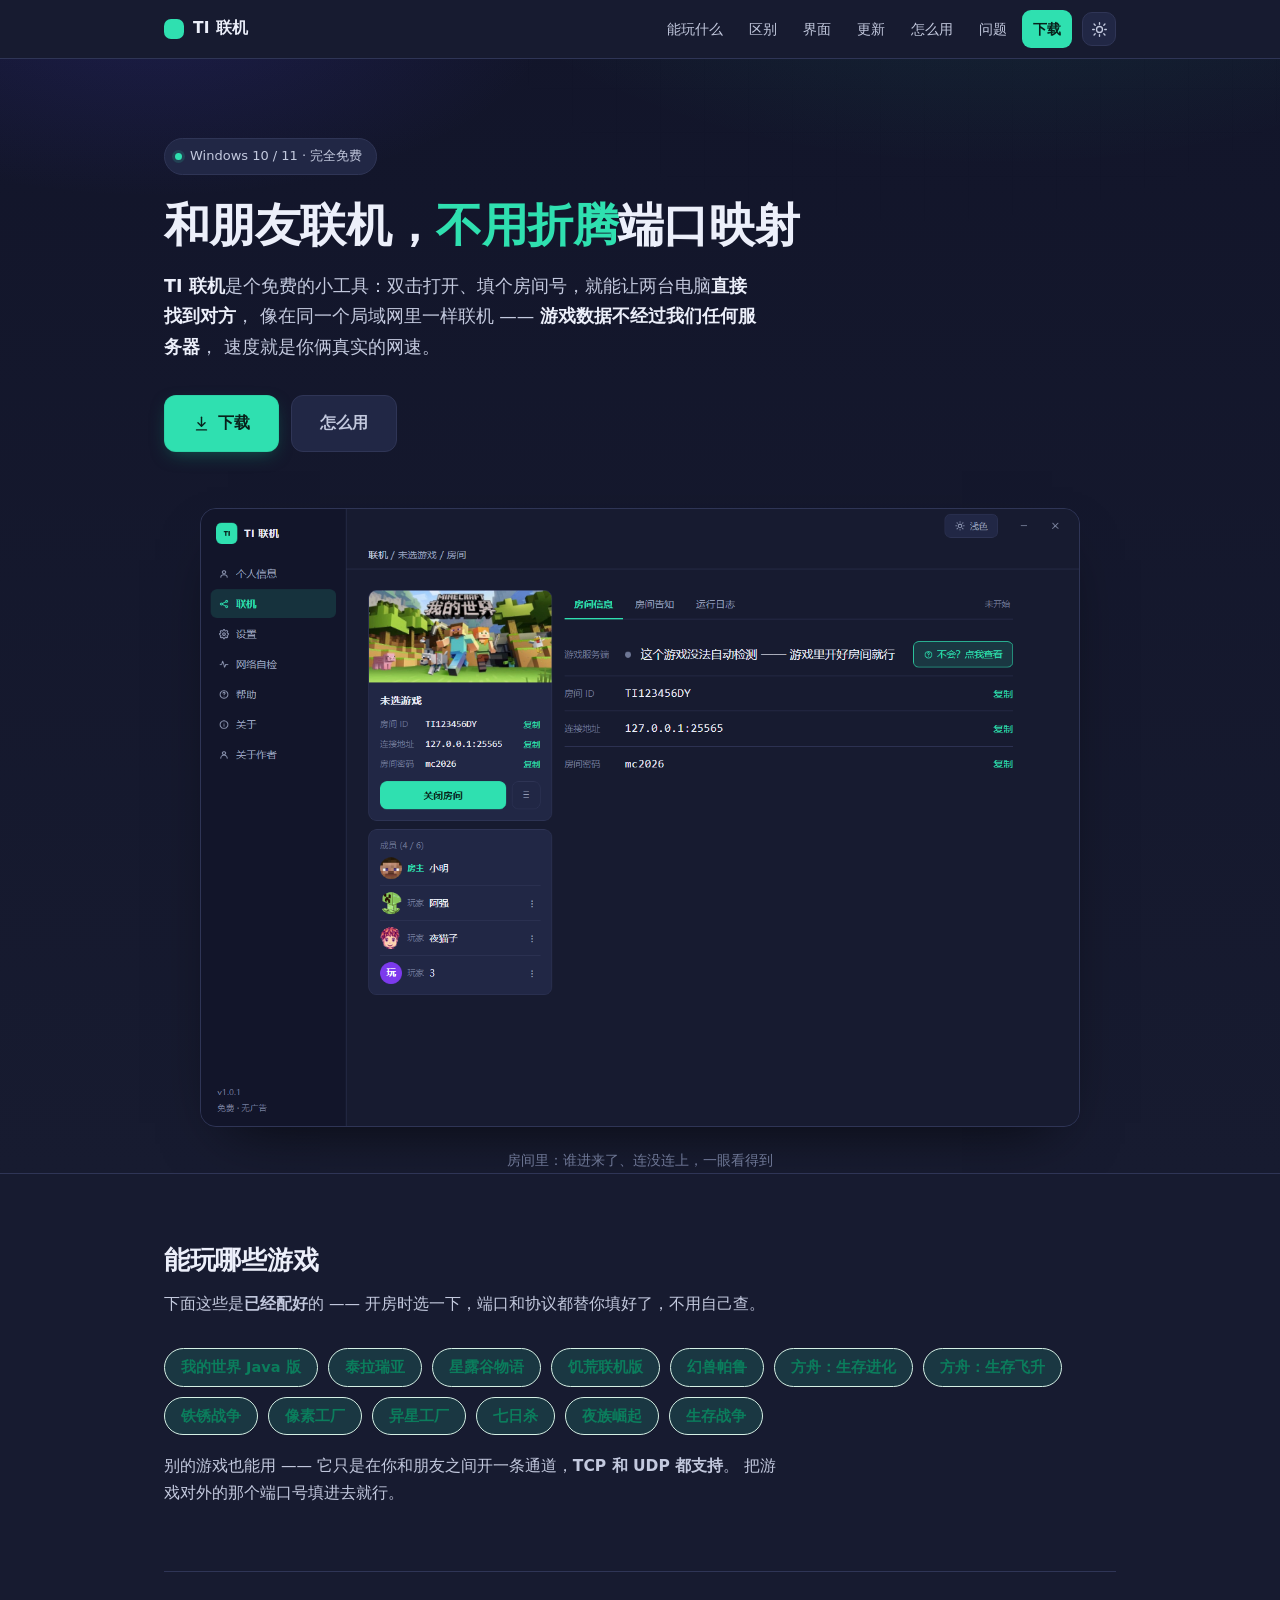
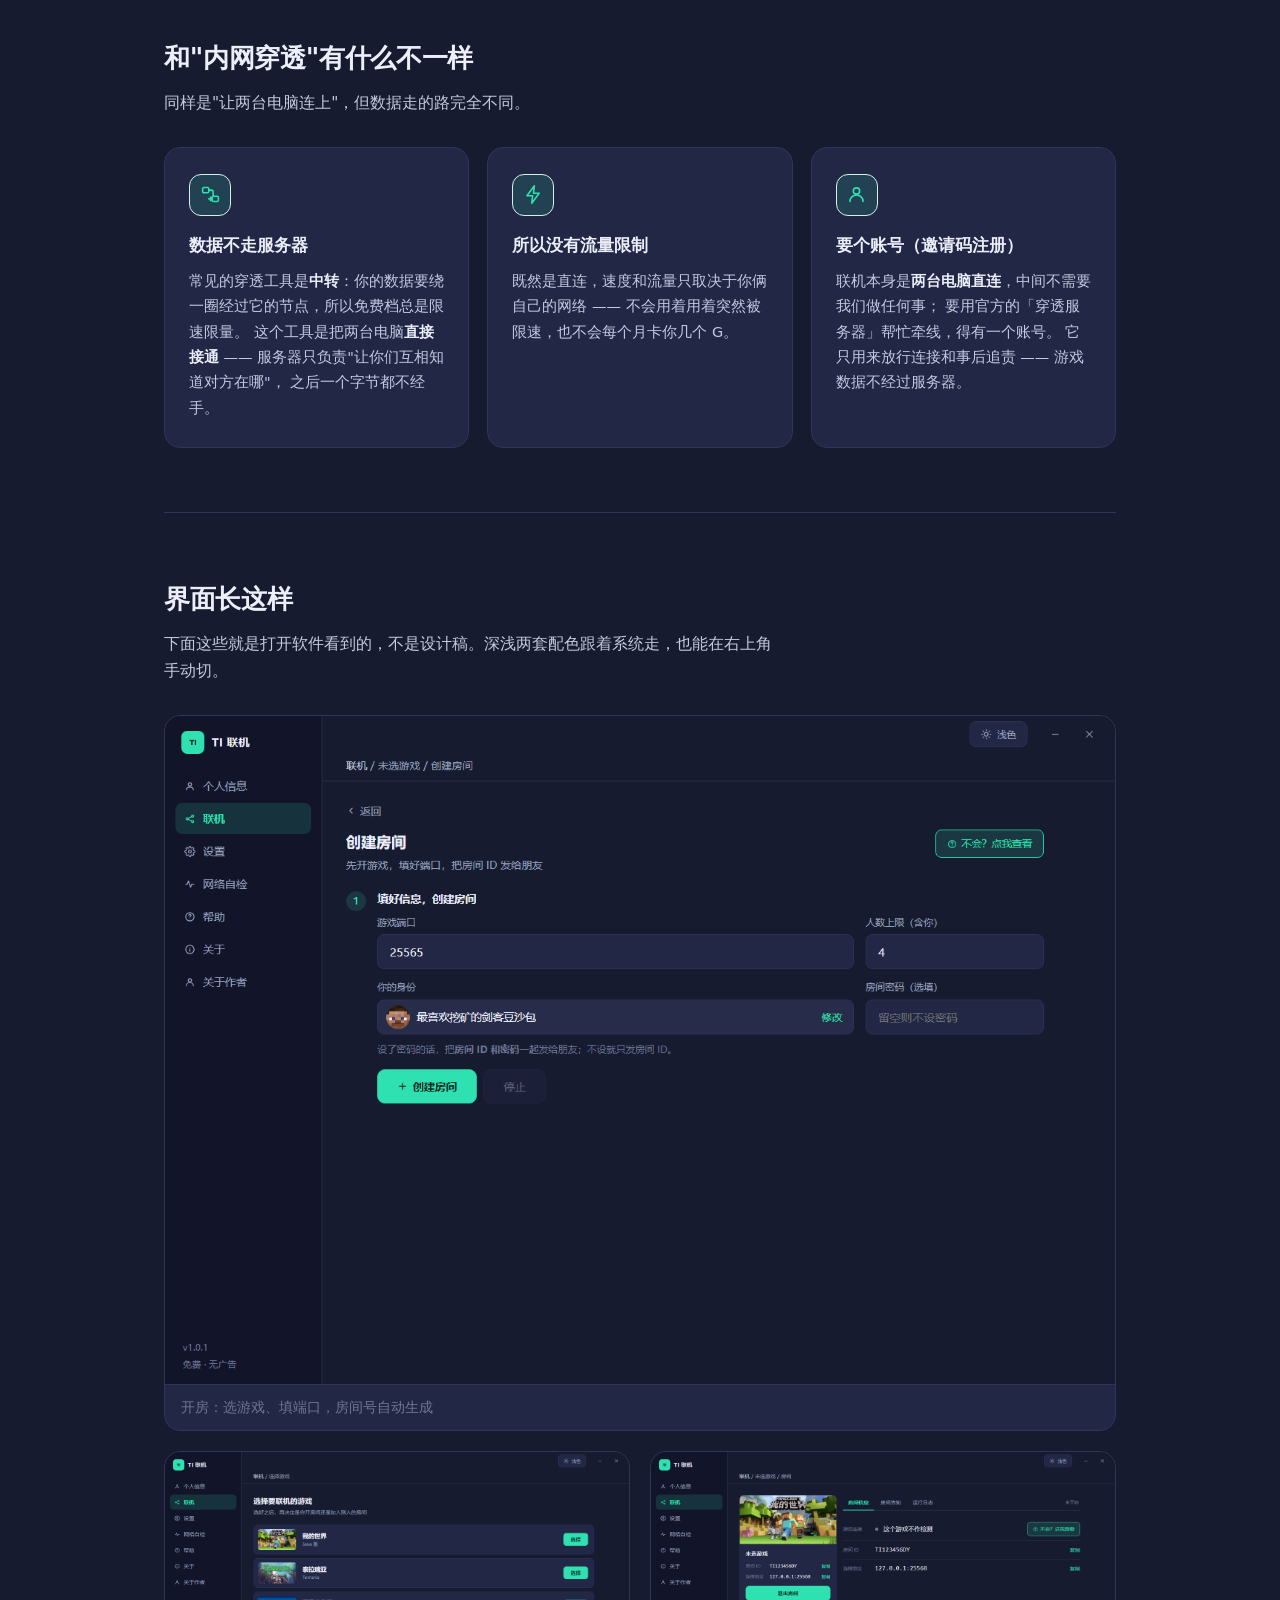
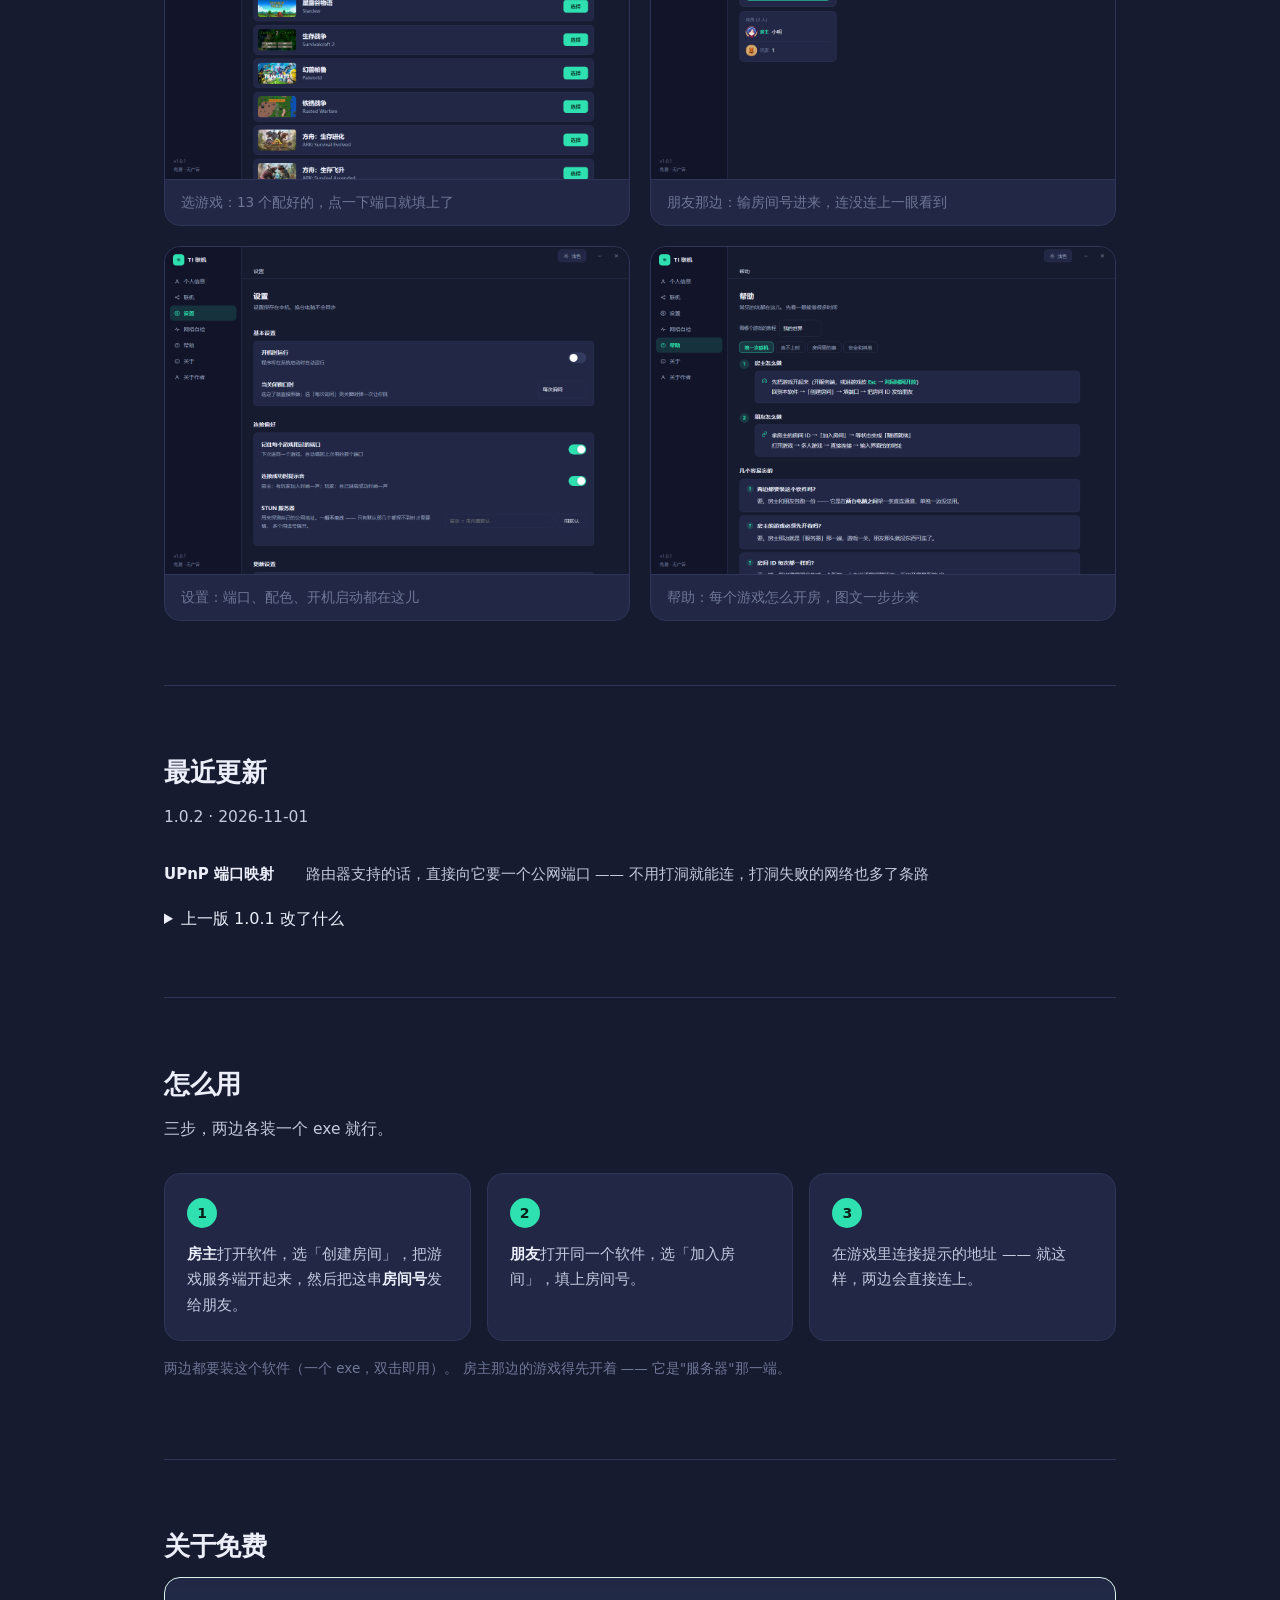
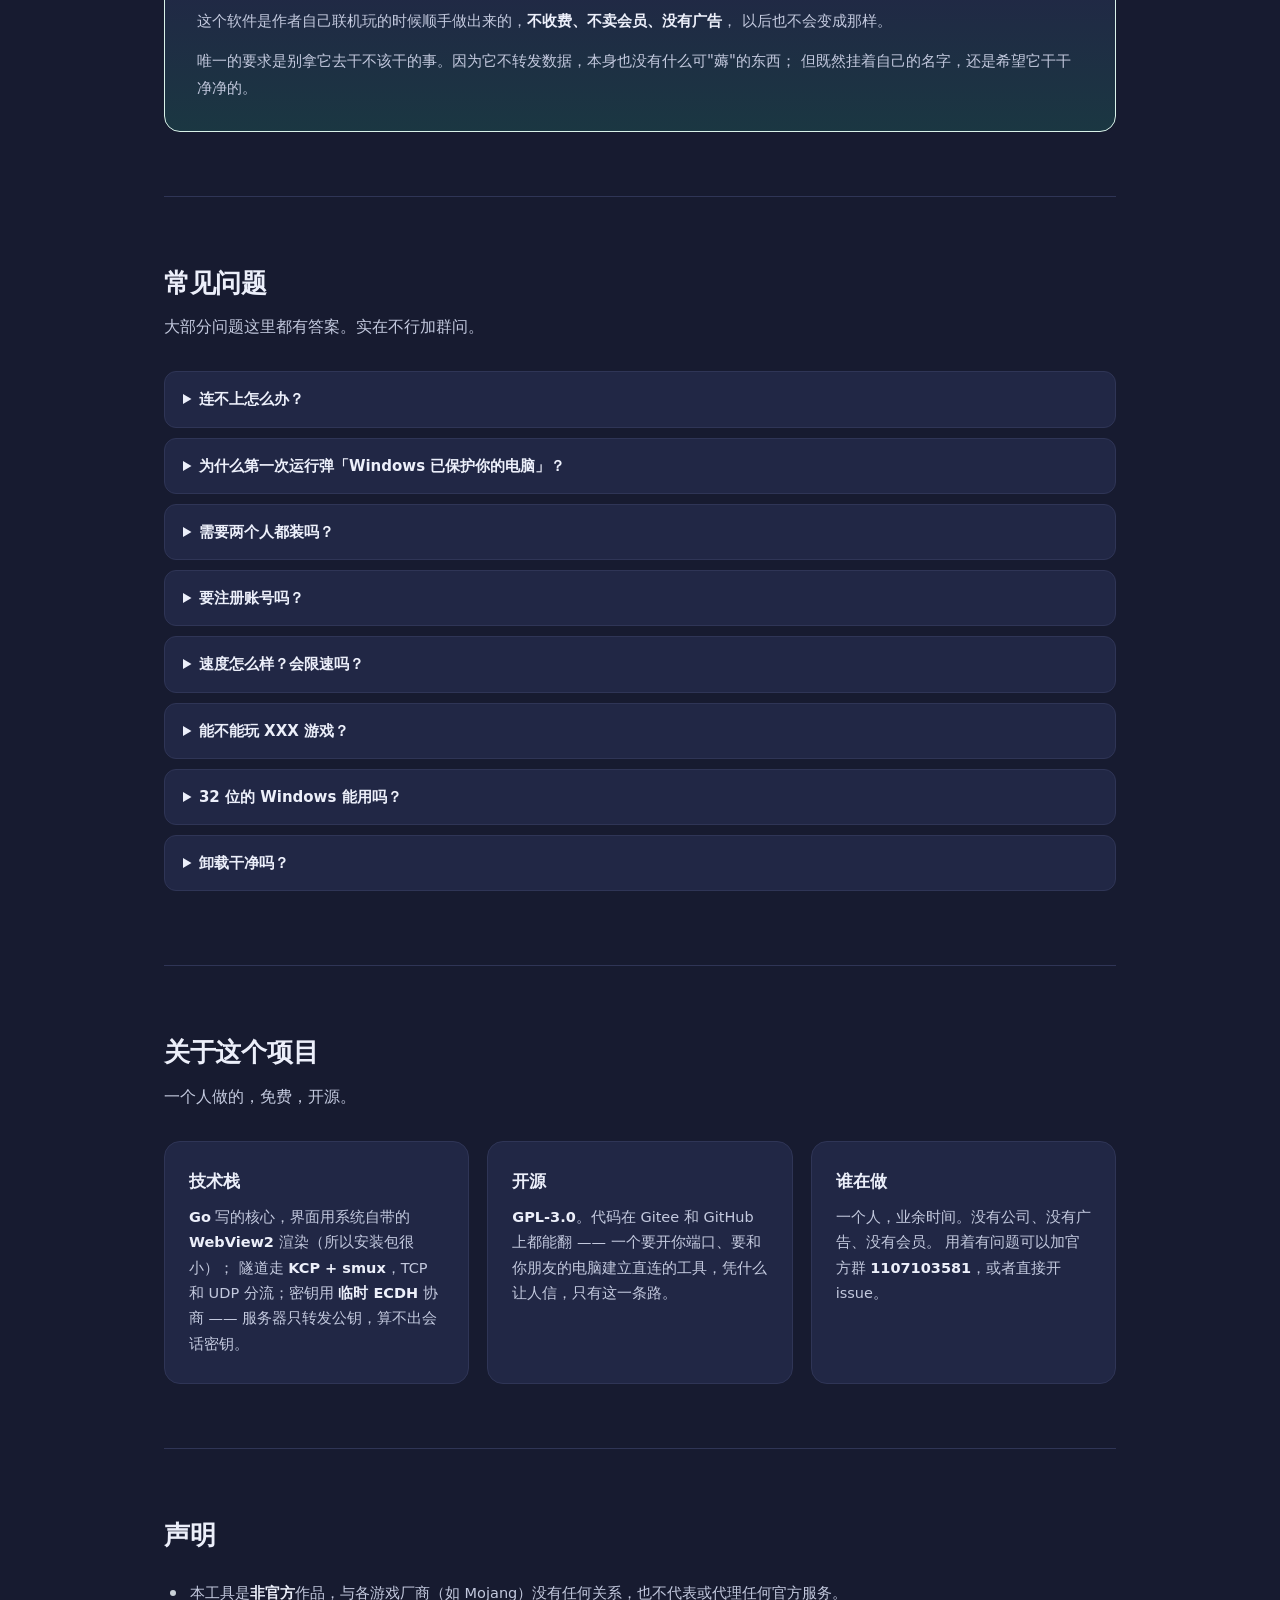
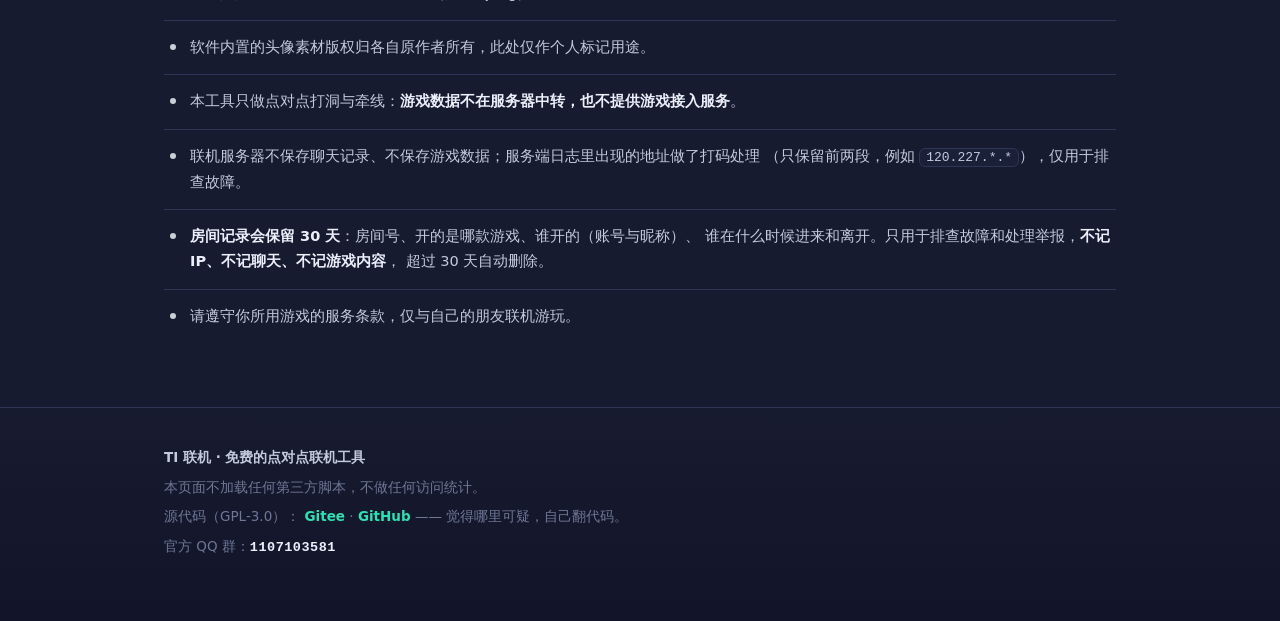
<file: index.html>
<!DOCTYPE html>
<html lang="zh-CN">
<head>
<meta charset="utf-8">
<link rel="icon" type="image/png" sizes="16x16" href="favicon-16.png">
<link rel="icon" type="image/png" sizes="32x32" href="favicon-32.png">
<link rel="icon" type="image/png" sizes="48x48" href="favicon-48.png">
<link rel="apple-touch-icon" href="apple-touch-icon.png">

<meta name="viewport" content="width=device-width, initial-scale=1">
<title>TI 联机 —— 免费的点对点联机工具</title>
<meta name="description" content="TI 联机 —— 免费的点对点联机工具：填个房间号就能让两台电脑直连，游戏数据不经过我们，双击就能用。">

<!--
  这一页的规矩（别破）：
    · 不放任何第三方脚本、统计代码、字体外链 —— 一是不给用户添负担，二是
      "网站收集了什么"和"软件收集了什么"是同一笔账，越少越好；
    · 不加评论区、用户中心、在线人数 —— 那会把"一个工具页"变成"一个平台"；
    · 不放广告、不放赞助位 —— 这个软件永远免费，不能有任何变现的口子。
    · 图标一律**内联 SVG**，不引外部图标库（同上：不加外链）。

  ✅ 下载按钮现在指向 download.html（渠道、安装包说明、拦截提示都在那一页）。

  2026-10-17 改版（老板：「现在官网太丑了」⇒ 选「浅色精致卡片风」）：
    只改呈现，**一个字的正文都没动**。改的是：首屏加渐变和层次、
    界面截图放大并提到前面、三列特性做成带图标的卡片、
    「怎么用」做成步骤卡、声明区卡片化。
-->
<script>
  /* 🩸 这段必须在 <head> 里**同步**执行，不能等 DOMContentLoaded ——
     否则浏览器会先按默认色画一帧，再跳成用户选的那套，闪一下 ✗
     默认深色（跟客户端一致）；用户手动切过就记住。 */
  (function () {
    var t = 'dark';
    try { t = localStorage.getItem('ti-theme') || 'dark'; } catch (e) {}
    document.documentElement.setAttribute('data-theme', t);
  })();
</script>
<style>
  /* ── 配色：两套，默认深色 ─────────────────────────────
     🩸 值**照抄客户端的 cmd/gui/ui/style.css**，不自己编 ——
        这样官网和软件看起来是一家的 ✓
        客户端深色是「深蓝紫 + 青绿」，浅色是「近白 + 靛蓝」，
        跟官网原来那套绿色不是一回事，这次统一过来。
     📌 默认深色用 :root，浅色用 [data-theme="light"] 覆盖。
        切换按钮在导航栏右上角，选择记在 localStorage。 */
  :root {
    --bg: #171b30;          /* 页面底 */
    --bg2: #12152a;         /* 页脚 / 内嵌块，比页面更深一档 */
    --card: #212745;        /* 卡片 */
    --soft: #1b2039;        /* 次级卡片（比 --card 略深） */
    --line: #2f3556;
    --line-soft: #272c4a;
    --fg: #eceffa;
    --fg2: #c3c9de;
    --hint: #6e7795;
    --accent: #2fe0b0;
    --accent-fg: #08211b;   /* 青绿底上的字：白字对比度只有 1.6:1，读不清 ✗ */
    --accent-soft: rgba(47, 224, 176, .14);
    --warn: #e3b341;
    --warn-soft: rgba(227, 179, 65, .12);
    --warn-line: rgba(227, 179, 65, .34);
    --warn-fg: #f0c860;
    --ok: #4ade80;
    --err: #ff7b7b;
    --radius: 16px;
    --shadow: none;         /* 深色下投影看不见，靠边框分层 ✓ */
    --shadow-lg: 0 24px 60px -28px rgba(0, 0, 0, .75);
    --hero-1: rgba(47, 224, 176, .11);
    --hero-2: rgba(79, 70, 229, .17);
    color-scheme: dark;     /* 让 <select>、滚动条这些原生控件也跟着暗 ✓ */
  }

  [data-theme="light"] {
    --bg: #ffffff;
    --bg2: #f6f7f9;
    --card: #ffffff;
    --soft: #f6f8f9;
    --line: #e5e9ed;
    --line-soft: #eff1f4;
    --fg: #101418;
    --fg2: #4b535c;
    --hint: #8b939c;
    --accent: #4f46e5;
    --accent-fg: #ffffff;
    --accent-soft: #eef0ff;
    --warn: #b7791f;
    --warn-soft: #fbf3e3;
    --warn-line: #ecd9b0;
    --warn-fg: #6b4a0d;
    --ok: #12a05c;
    --err: #d23b3b;
    --shadow: 0 1px 2px rgba(16, 24, 40, .04), 0 8px 24px -12px rgba(16, 24, 40, .12);
    --shadow-lg: 0 2px 4px rgba(16, 24, 40, .04), 0 24px 60px -24px rgba(16, 24, 40, .22);
    --hero-1: #e6f7f0;
    --hero-2: #eef6ff;
    color-scheme: light;
  }
  * { box-sizing: border-box; }

  html { scroll-behavior: smooth; }
  body {
    margin: 0;
    font-family: system-ui, -apple-system, "Segoe UI", "Microsoft YaHei", sans-serif;
    color: var(--fg);
    background: var(--bg);
    line-height: 1.75;
    -webkit-font-smoothing: antialiased;
    text-rendering: optimizeLegibility;
  }
  .wrap { max-width: 1000px; margin: 0 auto; padding: 0 24px; }


  /* 截图跟着主题走：深色页面配深色截图，浅色配浅色 ✓
     🩸 用两张 img 显隐而不是 <picture> —— <picture> 的 media 只认
        系统偏好，认不了我们自己的 data-theme ✗ */
  /* 🩸 选择器必须写到 `.hero-shot img.only-*` 这么具体 ——
     只写 `.only-light { display:none }` 会被 `.hero-shot img { display:block }`
     压过去（元素选择器那点权重刚好超出），结果**两张图一起显示** ✗
     （2026-10-19 第一次改就踩了，出图才看出来）*/
  .hero-shot img.only-dark, .gitem img.only-dark { display: block; }
  .hero-shot img.only-light, .gitem img.only-light { display: none; }
  [data-theme="light"] .hero-shot img.only-dark,
  [data-theme="light"] .gitem img.only-dark { display: none; }
  [data-theme="light"] .hero-shot img.only-light,
  [data-theme="light"] .gitem img.only-light { display: block; }

  .gallery { display: flex; flex-direction: column; gap: 20px; }
  .gitem {
    margin: 0; padding: 0;
    border: 1px solid var(--line); border-radius: var(--radius);
    background: var(--card); overflow: hidden; box-shadow: var(--shadow);
  }
  .gitem img { display: block; width: 100%; height: auto; }
  .gitem figcaption {
    padding: 11px 16px; font-size: 13.5px; color: var(--hint);
    border-top: 1px solid var(--line);
  }
  .ggrid { display: grid; grid-template-columns: repeat(auto-fit, minmax(320px, 1fr)); gap: 20px; }

  /* 最近更新：左侧竖线 + 条目 */
  .changelog { display: flex; flex-direction: column; gap: 16px; }
  .cl-item { display: flex; gap: 14px; align-items: baseline; }
  .cl-item b { min-width: 8.5em; color: var(--fg); font-weight: 600; font-size: 15px; }
  .cl-item span { color: var(--fg2); font-size: 14.5px; }
  @media (max-width: 720px) { .cl-item { flex-direction: column; gap: 4px; } }

  /* 常见问题：用 details，样式和下载页保持一致 */
  .faq details {
    border: 1px solid var(--line); border-radius: 12px;
    padding: 14px 18px; margin-bottom: 10px; background: var(--card);
  }
  .faq summary { cursor: pointer; font-weight: 600; color: var(--fg); font-size: 15px; }
  .faq details p { margin: 10px 0 0; color: var(--fg2); font-size: 14.5px; }

  /* ── 顶部导航 ──────────────────────────────────────
     页面变长了，没有导航只能一路滚 ✗
     🩸 固定定位 ⇒ 首屏的 padding-top 要加上导航高度（见 .hero） */
  .nav {
    position: fixed; top: 0; left: 0; right: 0; z-index: 50;
    background: var(--bg);
    border-bottom: 1px solid var(--line);
  }
  .nav-in { display: flex; align-items: center; gap: 20px; height: 58px; }
  .nav-brand {
    display: flex; align-items: center; gap: 9px;
    font-size: 15.5px; font-weight: 700; color: var(--fg);
    text-decoration: none; letter-spacing: .3px; white-space: nowrap;
  }
  .nav-brand .mark {
    width: 20px; height: 20px; border-radius: 7px; flex: none;
    background: var(--accent);
  }
  .nav-links { display: flex; align-items: center; gap: 4px; margin-left: auto; }
  .nav-links > a {
    padding: 7px 11px; border-radius: 9px;
    font-size: 14px; color: var(--fg2); text-decoration: none;
    white-space: nowrap;
  }
  .nav-links > a:hover { background: var(--accent-soft); color: var(--accent); }
  .nav-dl {
    background: var(--accent) !important; color: var(--accent-fg) !important;
    font-weight: 600;
  }
  /* 主题切换：深色时显示太阳（点了变亮），浅色时显示月亮 */
  .theme-btn {
    display: flex; align-items: center; justify-content: center;
    width: 34px; height: 34px; margin-left: 6px;
    border: 1px solid var(--line); border-radius: 10px;
    background: var(--card); color: var(--fg2);
    cursor: pointer; padding: 0;
  }
  .theme-btn:hover { color: var(--accent); border-color: var(--accent); }
  .theme-btn svg { width: 17px; height: 17px; stroke: currentColor; fill: none; stroke-width: 1.9; stroke-linecap: round; stroke-linejoin: round; }
  .ico-sun { display: block; }
  .ico-moon { display: none; }
  [data-theme="light"] .ico-sun { display: none; }
  [data-theme="light"] .ico-moon { display: block; }

  @media (max-width: 720px) {
    .nav-links > a:not(.nav-dl) { display: none; }   /* 小屏只留「下载」和切换 */
  }


  /* ── 首屏 ────────────────────────────────────────── */
  .hero {
    position: relative;
    overflow: hidden;
    padding: 138px 0 0;   /* 58 导航 + 80 留白 */
    background:
      radial-gradient(900px 420px at 78% -8%, var(--hero-1) 0%, transparent 62%),
      radial-gradient(700px 340px at 12% 0%, var(--hero-2) 0%, transparent 58%),
      linear-gradient(180deg, var(--bg2) 0%, var(--bg) 100%);
    border-bottom: 1px solid var(--line);
  }
  /* 首屏右上的淡网格，给"技术工具"一点气质 —— 纯 CSS，不加载图 */
  .hero::after {
    content: "";
    position: absolute;
    inset: 0 0 auto 0;
    height: 420px;
    background-image:
      linear-gradient(to right, rgba(16,20,24,.045) 1px, transparent 1px),
      linear-gradient(to bottom, rgba(16,20,24,.045) 1px, transparent 1px);
    background-size: 44px 44px;
    -webkit-mask-image: radial-gradient(620px 320px at 72% 0%, #000 0%, transparent 72%);
    mask-image: radial-gradient(620px 320px at 72% 0%, #000 0%, transparent 72%);
    pointer-events: none;
  }
  .hero .wrap { position: relative; z-index: 1; }

  /* 产品名 —— 原来整页**没有一处写「TI 联机」**，访客看完不知道这是什么东西 ✗
     （2026-10-18 老板：「官网不太对，怎么没有 TI 联机的介绍之类的啊，连名字都没有」）*/
  .brand {
    display: flex; align-items: center; gap: 10px;
    margin-bottom: 16px;
    font-size: 18px; font-weight: 700; letter-spacing: .3px;
    color: var(--fg);
  }
  .brand .mark {
    width: 24px; height: 24px; border-radius: 8px; flex: none;
    background: var(--accent);
    box-shadow: 0 3px 10px -3px rgba(14, 156, 116, .55);
  }

  .eyebrow {
    display: inline-flex; align-items: center; gap: 8px;
    padding: 6px 14px 6px 10px;
    border-radius: 999px;
    background: var(--card);
    border: 1px solid var(--line);
    box-shadow: var(--shadow);
    font-size: 13px; color: var(--fg2);
    margin-bottom: 22px;
  }
  .dot {
    width: 7px; height: 7px; border-radius: 50%;
    background: var(--accent);
    box-shadow: 0 0 0 3px var(--accent-soft);
  }

  h1 {
    font-size: 46px; line-height: 1.22; margin: 0 0 18px;
    font-weight: 700; letter-spacing: -.6px;
    max-width: 15em;
  }
  h1 em { font-style: normal; color: var(--accent); }
  .lead { font-size: 17.5px; color: var(--fg2); margin: 0 0 32px; max-width: 34em; }
  .lead b { color: var(--fg); font-weight: 600; }

  .cta { display: flex; align-items: center; gap: 12px; flex-wrap: wrap; }
  .btn, .btn-ghost {
    display: inline-flex; align-items: center; justify-content: center; gap: 8px;
    padding: 14px 28px; border-radius: 12px;
    text-decoration: none; font-size: 15.5px; font-weight: 600;
    transition: transform .12s ease, box-shadow .12s ease, background .12s ease;
  }
  .btn {
    color: var(--accent-fg);
    background: var(--accent);
    border: 1px solid rgba(0, 0, 0, .06);
    box-shadow: 0 6px 18px -6px rgba(14, 156, 116, .55);
  }
  .btn:hover { transform: translateY(-1px); box-shadow: 0 10px 24px -8px rgba(14, 156, 116, .6); }
  .btn-ghost { color: var(--fg2); background: var(--card); border: 1px solid var(--line); box-shadow: var(--shadow); }
  .btn-ghost:hover { color: var(--fg); border-color: #cfd6dc; }
  .btn svg { width: 17px; height: 17px; }
  .note { font-size: 13.5px; color: var(--hint); margin-top: 16px; }

  /* 首屏大截图：直接放出来，让人一眼看见"它长什么样" ✓ */
  .hero-shot {
    /* 📌 原来是"贴到区块底边"的设计（负 margin + 只圆上角）；
       2026-10-17 加了大图下面的图注之后，那样会被分区线切掉底部 ⇒ 改成正常留白+四角圆 ✓ */
    margin: 56px auto 22px;
    max-width: 880px;
    border-radius: var(--radius);
    overflow: hidden;
    border: 1px solid var(--line);
    box-shadow: var(--shadow-lg);
    background: var(--card);
  }
  .hero-shot img { display: block; width: 100%; height: auto; }
  .hero-cap {
    text-align: center; font-size: 13.5px; color: var(--hint);
    margin: 14px 0 0;
  }

  /* ── 通用区块 ────────────────────────────────────── */
  section { padding: 64px 0; }
  section + section { border-top: 1px solid var(--line); }
  h2 {
    font-size: 26px; margin: 0 0 8px; font-weight: 700; letter-spacing: -.3px;
  }
  .sub { color: var(--fg2); font-size: 15.5px; margin: 0 0 30px; max-width: 40em; }
  p { margin: 0 0 14px; color: var(--fg2); }

  /* 已经配好的游戏 —— 胶囊标签 */
  .games { display: flex; flex-wrap: wrap; gap: 10px; margin-bottom: 4px; }
  .games span {
    padding: 8px 16px; border-radius: 999px;
    background: var(--accent-soft); border: 1px solid #d5f0e5;
    color: #0b7d5c; font-size: 14.5px; font-weight: 600; line-height: 1.4;
  }

  /* ── 特性卡 ──────────────────────────────────────── */
  .cards { display: grid; gap: 18px; grid-template-columns: repeat(auto-fit, minmax(260px, 1fr)); }
  .card {
    background: var(--card);
    border: 1px solid var(--line);
    border-radius: var(--radius);
    padding: 26px 24px;
    box-shadow: var(--shadow);
  }
  .ico {
    width: 42px; height: 42px; border-radius: 12px;
    display: flex; align-items: center; justify-content: center;
    background: var(--accent-soft);
    border: 1px solid #d6f0e6;
    margin-bottom: 16px;
  }
  .ico svg { width: 21px; height: 21px; stroke: var(--accent); fill: none; stroke-width: 1.8; stroke-linecap: round; stroke-linejoin: round; }
  .card h3 { font-size: 16.5px; margin: 0 0 8px; font-weight: 650; }
  .card p { font-size: 14.5px; margin: 0; }
  .card p b { color: var(--fg); font-weight: 600; }

  /* ── 截图 ────────────────────────────────────────── */
  .shots { display: grid; gap: 22px; grid-template-columns: repeat(auto-fit, minmax(380px, 1fr)); }
  /* 只放一张的时候别让它铺满，居中收窄一点更好看 ✓ */
  .shots.one { max-width: 720px; margin: 0 auto; }
  .shot figure { margin: 0; }
  .shot img {
    width: 100%; height: auto; display: block;
    border: 1px solid var(--line);
    border-radius: var(--radius);
    box-shadow: var(--shadow);
    background: var(--card);
  }
  .cap { font-size: 13.5px; color: var(--hint); margin: 12px 2px 0; }

  /* ── 步骤 ────────────────────────────────────────── */
  .steps { display: grid; gap: 16px; grid-template-columns: repeat(auto-fit, minmax(240px, 1fr)); counter-reset: s; }
  .step {
    position: relative;
    background: var(--card);
    border: 1px solid var(--line);
    border-radius: var(--radius);
    padding: 24px 22px 22px;
    box-shadow: var(--shadow);
  }
  .step::before {
    counter-increment: s;
    content: counter(s);
    display: flex; align-items: center; justify-content: center;
    width: 30px; height: 30px; border-radius: 50%;
    background: var(--accent); color: var(--accent-fg);
    font-size: 14px; font-weight: 700;
    margin-bottom: 14px;
  }
  .step b { color: var(--fg); font-weight: 650; }
  .step p { font-size: 14.5px; margin: 0; }

  /* ── 关于免费 ────────────────────────────────────── */
  .box {
    background: linear-gradient(180deg, var(--card), var(--accent-soft));
    border: 1px solid #d9f2e9;
    border-radius: var(--radius);
    padding: 30px 32px;
    box-shadow: var(--shadow);
  }
  .box p { font-size: 15px; }
  .box p:last-child { margin-bottom: 0; }
  .box b { color: var(--fg); font-weight: 600; }

  /* ── 声明 ────────────────────────────────────────── */
  ul.plain { list-style: none; padding: 0; margin: 0; }
  ul.plain li {
    position: relative;
    font-size: 14.5px; color: var(--fg2);
    padding: 14px 0 14px 26px;
    border-bottom: 1px solid var(--line);
  }
  ul.plain li::before {
    content: ""; position: absolute; left: 6px; top: 23px;
    width: 6px; height: 6px; border-radius: 50%;
    background: #c9d1d8;
  }
  ul.plain li:last-child { border-bottom: 0; }
  ul.plain b { color: var(--fg); font-weight: 600; }
  code {
    font-family: ui-monospace, SFMono-Regular, Menlo, Consolas, monospace;
    font-size: 13px; background: var(--soft);
    border: 1px solid var(--line); border-radius: 6px;
    padding: 1px 6px;
  }

  /* ── 页脚 ────────────────────────────────────────── */
  footer {
    border-top: 1px solid var(--line);
    background: linear-gradient(180deg, var(--bg), var(--bg2));
    padding: 38px 0 56px;
  }
  footer p { font-size: 13.5px; color: var(--hint); margin: 0 0 6px; }
  footer p:first-child { color: var(--fg2); font-weight: 600; }
  /* 仓库链接 —— 开源是这个工具唯一的信任背书，值得给个显眼的颜色 ✓ */
  footer a { color: var(--accent); text-decoration: none; font-weight: 600; }
  footer a:hover { text-decoration: underline; }
  /* 群号用等宽字体，一眼能认、也好抄 ✓ */
  footer b {
    color: var(--fg); font-weight: 700; letter-spacing: .5px;
    font-family: ui-monospace, Consolas, "Courier New", monospace;
  }

  @media (max-width: 720px) {
    .hero { padding-top: 56px; }
    h1 { font-size: 32px; }
    .lead { font-size: 16px; }
    section { padding: 48px 0; }
    h2 { font-size: 22px; }
    .box { padding: 24px 20px; }
    .hero-shot { margin-top: 40px; }
  }
</style>
</head>
<body>

<header class="nav">
  <div class="wrap nav-in">
    <a class="nav-brand" href="#top"><span class="mark"></span>TI 联机</a>
    <nav class="nav-links">
      <a href="#games">能玩什么</a>
      <a href="#why">区别</a>
      <a href="#shots">界面</a>
      <a href="#news">更新</a>
      <a href="#how">怎么用</a>
      <a href="#faq">问题</a>
      <a class="nav-dl" href="download.html">下载</a>
      <button class="theme-btn" onclick="toggleTheme()" aria-label="切换深浅配色" title="切换深浅配色">
        <svg class="ico-sun" viewBox="0 0 24 24"><circle cx="12" cy="12" r="4.2"/><path d="M12 2.4v2.2M12 19.4v2.2M4.3 4.3l1.6 1.6M18.1 18.1l1.6 1.6M2.4 12h2.2M19.4 12h2.2M4.3 19.7l1.6-1.6M18.1 5.9l1.6-1.6"/></svg>
        <svg class="ico-moon" viewBox="0 0 24 24"><path d="M20 14.5A8.2 8.2 0 0 1 9.5 4a8.5 8.5 0 1 0 10.5 10.5Z"/></svg>
      </button>
    </nav>
  </div>
</header>

<div class="hero">
  <div class="wrap">
    <span class="eyebrow"><span class="dot"></span>Windows 10 / 11 · 完全免费</span>
    <h1>和朋友联机，<em>不用折腾</em>端口映射</h1>
    <p class="lead">
      <b>TI 联机</b>是个免费的小工具：双击打开、填个房间号，就能让两台电脑<b>直接找到对方</b>，
      像在同一个局域网里一样联机 —— <b>游戏数据不经过我们任何服务器</b>，
      速度就是你俩真实的网速。
    </p>
    <div class="cta">
      <a class="btn" href="download.html">
        <svg viewBox="0 0 24 24" fill="none" stroke="currentColor" stroke-width="2" stroke-linecap="round" stroke-linejoin="round"><path d="M12 3v12"/><path d="m7 11 5 5 5-5"/><path d="M5 21h14"/></svg>
        下载
      </a>
      <a class="btn-ghost" href="#how">怎么用</a>
    </div>
    <div class="hero-shot">
      <img class="only-dark" src="shots/room-dark.png" alt="TI 联机的房间页面：左边是成员列表，右边是房间信息和日志">
      <img class="only-light" src="shots/room-light.png" alt="TI 联机的房间页面：左边是成员列表，右边是房间信息和日志">
    </div>
    <p class="hero-cap">房间里：谁进来了、连没连上，一眼看得到</p>
  </div>
</div>

<div class="wrap">

  <section id="games">
    <h2>能玩哪些游戏</h2>
    <p class="sub">
      下面这些是<b>已经配好</b>的 —— 开房时选一下，端口和协议都替你填好了，不用自己查。
    </p>
    <div class="games">
      <span>我的世界 Java 版</span>
      <span>泰拉瑞亚</span>
      <span>星露谷物语</span>
      <span>饥荒联机版</span>
      <span>幻兽帕鲁</span>
      <span>方舟：生存进化</span>
      <span>方舟：生存飞升</span>
      <span>铁锈战争</span>
      <span>像素工厂</span>
      <span>异星工厂</span>
      <span>七日杀</span>
      <span>夜族崛起</span>
      <span>生存战争</span>
    </div>
    <p class="sub" style="margin-top:18px;margin-bottom:0">
      别的游戏也能用 —— 它只是在你和朋友之间开一条通道，<b>TCP 和 UDP 都支持</b>。
      把游戏对外的那个端口号填进去就行。
    </p>
  </section>

  <section id="why">
    <h2>和"内网穿透"有什么不一样</h2>
    <p class="sub">同样是"让两台电脑连上"，但数据走的路完全不同。</p>
    <div class="cards">
      <div class="card">
        <div class="ico">
          <svg viewBox="0 0 24 24"><rect x="3" y="4" width="7" height="6" rx="1.5"/><rect x="14" y="14" width="7" height="6" rx="1.5"/><path d="M10 7h3a2 2 0 0 1 2 2v5"/><path d="M10 17h4"/><path d="m12 15 2 2-2 2"/></svg>
        </div>
        <h3>数据不走服务器</h3>
        <p>
          常见的穿透工具是<b>中转</b>：你的数据要绕一圈经过它的节点，所以免费档总是限速限量。
          这个工具是把两台电脑<b>直接接通</b> —— 服务器只负责"让你们互相知道对方在哪"，
          之后一个字节都不经手。
        </p>
      </div>
      <div class="card">
        <div class="ico">
          <svg viewBox="0 0 24 24"><path d="M13 2 4.5 13.5H11L10 22l8.5-11.5H12z"/></svg>
        </div>
        <h3>所以没有流量限制</h3>
        <p>
          既然是直连，速度和流量只取决于你俩自己的网络 ——
          不会用着用着突然被限速，也不会每个月卡你几个 G。
        </p>
      </div>
      <div class="card">
        <div class="ico">
          <svg viewBox="0 0 24 24"><circle cx="12" cy="8" r="3.6"/><path d="M4.5 20a7.5 7.5 0 0 1 15 0"/></svg>
        </div>
        <h3>要个账号（邀请码注册）</h3>
        <p>
          联机本身是<b>两台电脑直连</b>，中间不需要我们做任何事；
          要用官方的「穿透服务器」帮忙牵线，得有一个账号。
          它只用来放行连接和事后追责 —— 游戏数据不经过服务器。
        </p>
      </div>
    </div>
  </section>

  <section id="shots">
    <h2>界面长这样</h2>
    <p class="sub">下面这些就是打开软件看到的，不是设计稿。深浅两套配色跟着系统走，也能在右上角手动切。</p>
    <div class="gallery">
      <figure class="gitem">
        <img class="only-dark" src="shots/create-dark.png" alt="创建房间页面">
        <img class="only-light" src="shots/create-light.png" alt="创建房间页面">
        <figcaption>开房：选游戏、填端口，房间号自动生成</figcaption>
      </figure>
      <div class="ggrid">
      <figure class="gitem">
        <img class="only-dark" src="shots/games-dark.png" alt="选择游戏页面">
        <img class="only-light" src="shots/games-light.png" alt="选择游戏页面">
        <figcaption>选游戏：13 个配好的，点一下端口就填上了</figcaption>
      </figure>
      <figure class="gitem">
        <img class="only-dark" src="shots/player-dark.png" alt="玩家视角的房间页面">
        <img class="only-light" src="shots/player-light.png" alt="玩家视角的房间页面">
        <figcaption>朋友那边：输房间号进来，连没连上一眼看到</figcaption>
      </figure>
      <figure class="gitem">
        <img class="only-dark" src="shots/settings-dark.png" alt="设置页面">
        <img class="only-light" src="shots/settings-light.png" alt="设置页面">
        <figcaption>设置：端口、配色、开机启动都在这儿</figcaption>
      </figure>
      <figure class="gitem">
        <img class="only-dark" src="shots/help-dark.png" alt="帮助页面">
        <img class="only-light" src="shots/help-light.png" alt="帮助页面">
        <figcaption>帮助：每个游戏怎么开房，图文一步步来</figcaption>
      </figure>
      </div>
    </div>
  </section>

  <section id="news">
    <h2>最近更新</h2>
    <p class="sub">1.0.2 · 2026-11-01</p>
    <div class="changelog">
      <div class="cl-item"><b>UPnP 端口映射</b><span>路由器支持的话，直接向它要一个公网端口 —— 不用打洞就能连，打洞失败的网络也多了条路</span></div>
    </div>
    <details style="margin-top:18px">
      <summary>上一版 1.0.1 改了什么</summary>
      <div class="changelog" style="margin-top:14px">
        <div class="cl-item"><b>断线自动重连</b><span>网络抖一下不再把房间整个结束，会自己重连（2/4/8/16/20 秒退避）</span></div>
        <div class="cl-item"><b>修好打洞重试</b><span>换端口重试那一步之前拿不到对方地址，第二轮必然失败 —— 现在修好了</span></div>
        <div class="cl-item"><b>打洞失败说清楚</b><span>会告诉你谁缺 IPv6、缺的是地址不是开关，不再丢一句「换成 IPv6 再试」</span></div>
        <div class="cl-item"><b>连接状态分三档</b><span>正在连接（灰）/ 已连上（绿）/ 没连上（红）—— 不再一上来就红字吓人</span></div>
      </div>
    </details>
  </section>

  <section id="how">
    <h2>怎么用</h2>
    <p class="sub">三步，两边各装一个 exe 就行。</p>
    <div class="steps">
      <div class="step">
        <p><b>房主</b>打开软件，选「创建房间」，把游戏服务端开起来，然后把这串<b>房间号</b>发给朋友。</p>
      </div>
      <div class="step">
        <p><b>朋友</b>打开同一个软件，选「加入房间」，填上房间号。</p>
      </div>
      <div class="step">
        <p>在游戏里连接提示的地址 —— 就这样，两边会直接连上。</p>
      </div>
    </div>
    <p class="note">
      两边都要装这个软件（一个 exe，双击即用）。
      房主那边的游戏得先开着 —— 它是"服务器"那一端。
    </p>
  </section>

  <section>
    <h2>关于免费</h2>
    <div class="box">
      <p>
        这个软件是作者自己联机玩的时候顺手做出来的，<b>不收费、不卖会员、没有广告</b>，
        以后也不会变成那样。
      </p>
      <p>
        唯一的要求是别拿它去干不该干的事。因为它不转发数据，本身也没有什么可"薅"的东西；
        但既然挂着自己的名字，还是希望它干干净净的。
      </p>
    </div>
  </section>

  <section id="faq" class="faq">
    <h2>常见问题</h2>
    <p class="sub">大部分问题这里都有答案。实在不行加群问。</p>
    <details>
      <summary>连不上怎么办？</summary>
      <p>先看软件给的提示，它会说明卡在哪一步：<br>
        · <b>「对方没探到公网地址」</b>—— 对方的网络把 UDP 挡住了（公司网、校园网、运营商大内网），只能换个网络；<br>
        · <b>「他有公网 IPv6，你这边没有」</b>—— 他的 IPv4 打不通（对称型 NAT），IPv6 是他唯一的路，而你接不住。你换一个能拿到 IPv6 的网络（手机热点常常有）；<br>
        · <b>「两边都没问题但就是不通」</b>—— 双方都退出 VPN / 游戏加速器再试；还不行就让一个人开热点，两边都连这个热点，同一网络必定能通。</p>
    </details>
    <details>
      <summary>为什么第一次运行弹「Windows 已保护你的电脑」？</summary>
      <p>因为没有买代码签名证书 —— 一年要几千块，而这是个免费、一个人维护的工具。弹窗只看「有没有签名」，不代表检测到病毒。<br>
        点<b>「更多信息」→「仍要运行」</b>就行。下载页有带图的说明。</p>
    </details>
    <details>
      <summary>需要两个人都装吗？</summary>
      <p>要。一边装、一边不装是连不上的 —— 隧道两端都得有这个客户端。</p>
    </details>
    <details>
      <summary>要注册账号吗？</summary>
      <p>要，但很轻：填个邮箱收验证码就行，<b>不用设密码</b>。账号只用来放行连接和事后追责，游戏数据不经过服务器。</p>
    </details>
    <details>
      <summary>速度怎么样？会限速吗？</summary>
      <p>不限速。打洞成功之后是两台电脑<b>直连</b>，速度就是你们俩之间的真实网速 —— 服务器只交换了几十个字节的地址，没有能力给你限速。<br>
        连不上时会明确告诉你，不会假装在连。</p>
    </details>
    <details>
      <summary>能不能玩 XXX 游戏？</summary>
      <p>它本质是条通道，<b>TCP 和 UDP 都支持</b>。13 个常见游戏已经配好端口，其余的选「自定义」手动填端口就行。</p>
    </details>
    <details>
      <summary>32 位的 Windows 能用吗？</summary>
      <p>不能，只提供 64 位版本。现在的 Windows 10 / 11 基本都是 64 位。</p>
    </details>
    <details>
      <summary>卸载干净吗？</summary>
      <p>安装版在「设置 → 应用」里卸载即可；绿色版直接删文件夹。<br>
        它在 <code>%AppData%\p2plink</code> 里存登录状态和设置，想彻底清干净就把那个目录也删掉。</p>
    </details>
  </section>

  <section id="about">
    <h2>关于这个项目</h2>
    <p class="sub">一个人做的，免费，开源。</p>
    <div class="cards">
      <div class="card">
        <h3>技术栈</h3>
        <p>
          <b>Go</b> 写的核心，界面用系统自带的 <b>WebView2</b> 渲染（所以安装包很小）；
          隧道走 <b>KCP + smux</b>，TCP 和 UDP 分流；密钥用 <b>临时 ECDH</b> 协商 ——
          服务器只转发公钥，算不出会话密钥。
        </p>
      </div>
      <div class="card">
        <h3>开源</h3>
        <p>
          <b>GPL-3.0</b>。代码在 Gitee 和 GitHub 上都能翻 ——
          一个要开你端口、要和你朋友的电脑建立直连的工具，凭什么让人信，只有这一条路。
        </p>
      </div>
      <div class="card">
        <h3>谁在做</h3>
        <p>
          一个人，业余时间。没有公司、没有广告、没有会员。
          用着有问题可以加官方群 <b>1107103581</b>，或者直接开 issue。
        </p>
      </div>
    </div>
  </section>

  <section>
    <h2>声明</h2>
    <ul class="plain">
      <li>本工具是<b>非官方</b>作品，与各游戏厂商（如 Mojang）没有任何关系，也不代表或代理任何官方服务。</li>
      <li>软件内置的头像素材版权归各自原作者所有，此处仅作个人标记用途。</li>
      <li>本工具只做点对点打洞与牵线：<b>游戏数据不在服务器中转，也不提供游戏接入服务</b>。</li>
      <li>
        联机服务器不保存聊天记录、不保存游戏数据；服务端日志里出现的地址做了打码处理
        （只保留前两段，例如 <code>120.227.*.*</code>），仅用于排查故障。
      </li>
      <li>
        <b>房间记录会保留 30 天</b>：房间号、开的是哪款游戏、谁开的（账号与昵称）、
        谁在什么时候进来和离开。只用于排查故障和处理举报，<b>不记 IP、不记聊天、不记游戏内容</b>，
        超过 30 天自动删除。
      </li>
      <li>请遵守你所用游戏的服务条款，仅与自己的朋友联机游玩。</li>
    </ul>
  </section>

</div>

<footer>
  <div class="wrap">
    <p>TI 联机 · 免费的点对点联机工具</p>
    <p>本页面不加载任何第三方脚本，不做任何访问统计。</p>
    <!-- 🩸 这个软件要开端口、要和陌生人的电脑建立直连、要转发游戏数据 ——
         开源是最强的信任背书，比买签名证书划算得多，别把这一行删了 ✓ -->
    <p>源代码（GPL-3.0）：
      <a href="https://gitee.com/ctsq/ti-link" target="_blank" rel="noopener noreferrer">Gitee</a>
      ·
      <a href="https://github.com/TinyAII/ti-link" target="_blank" rel="noopener noreferrer">GitHub</a>
      —— 觉得哪里可疑，自己翻代码。
    </p>
    <p>官方 QQ 群：<b>1107103581</b></p>
  </div>
</footer>

<script>
  function toggleTheme() {
    var cur = document.documentElement.getAttribute('data-theme') === 'light' ? 'dark' : 'light';
    document.documentElement.setAttribute('data-theme', cur);
    try { localStorage.setItem('ti-theme', cur); } catch (e) {}
  }
</script>
</body>
</html>
</file>
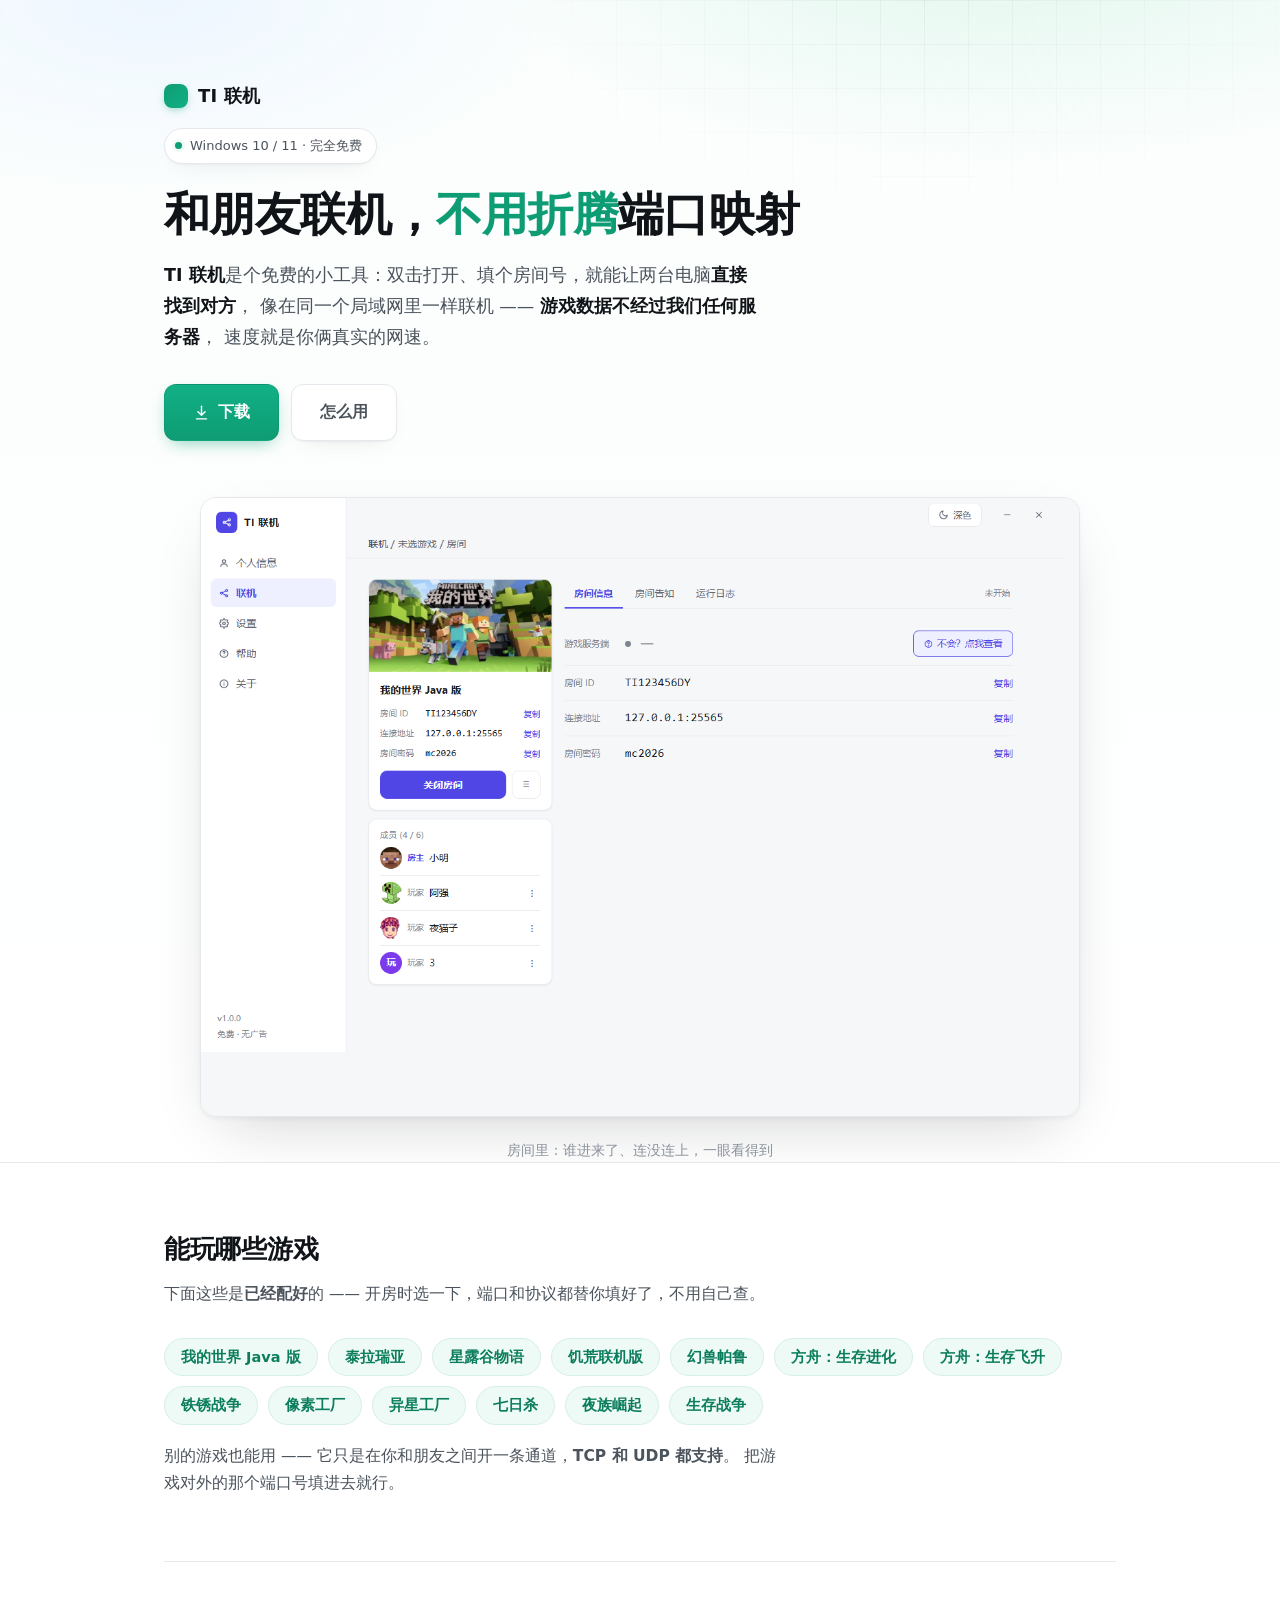
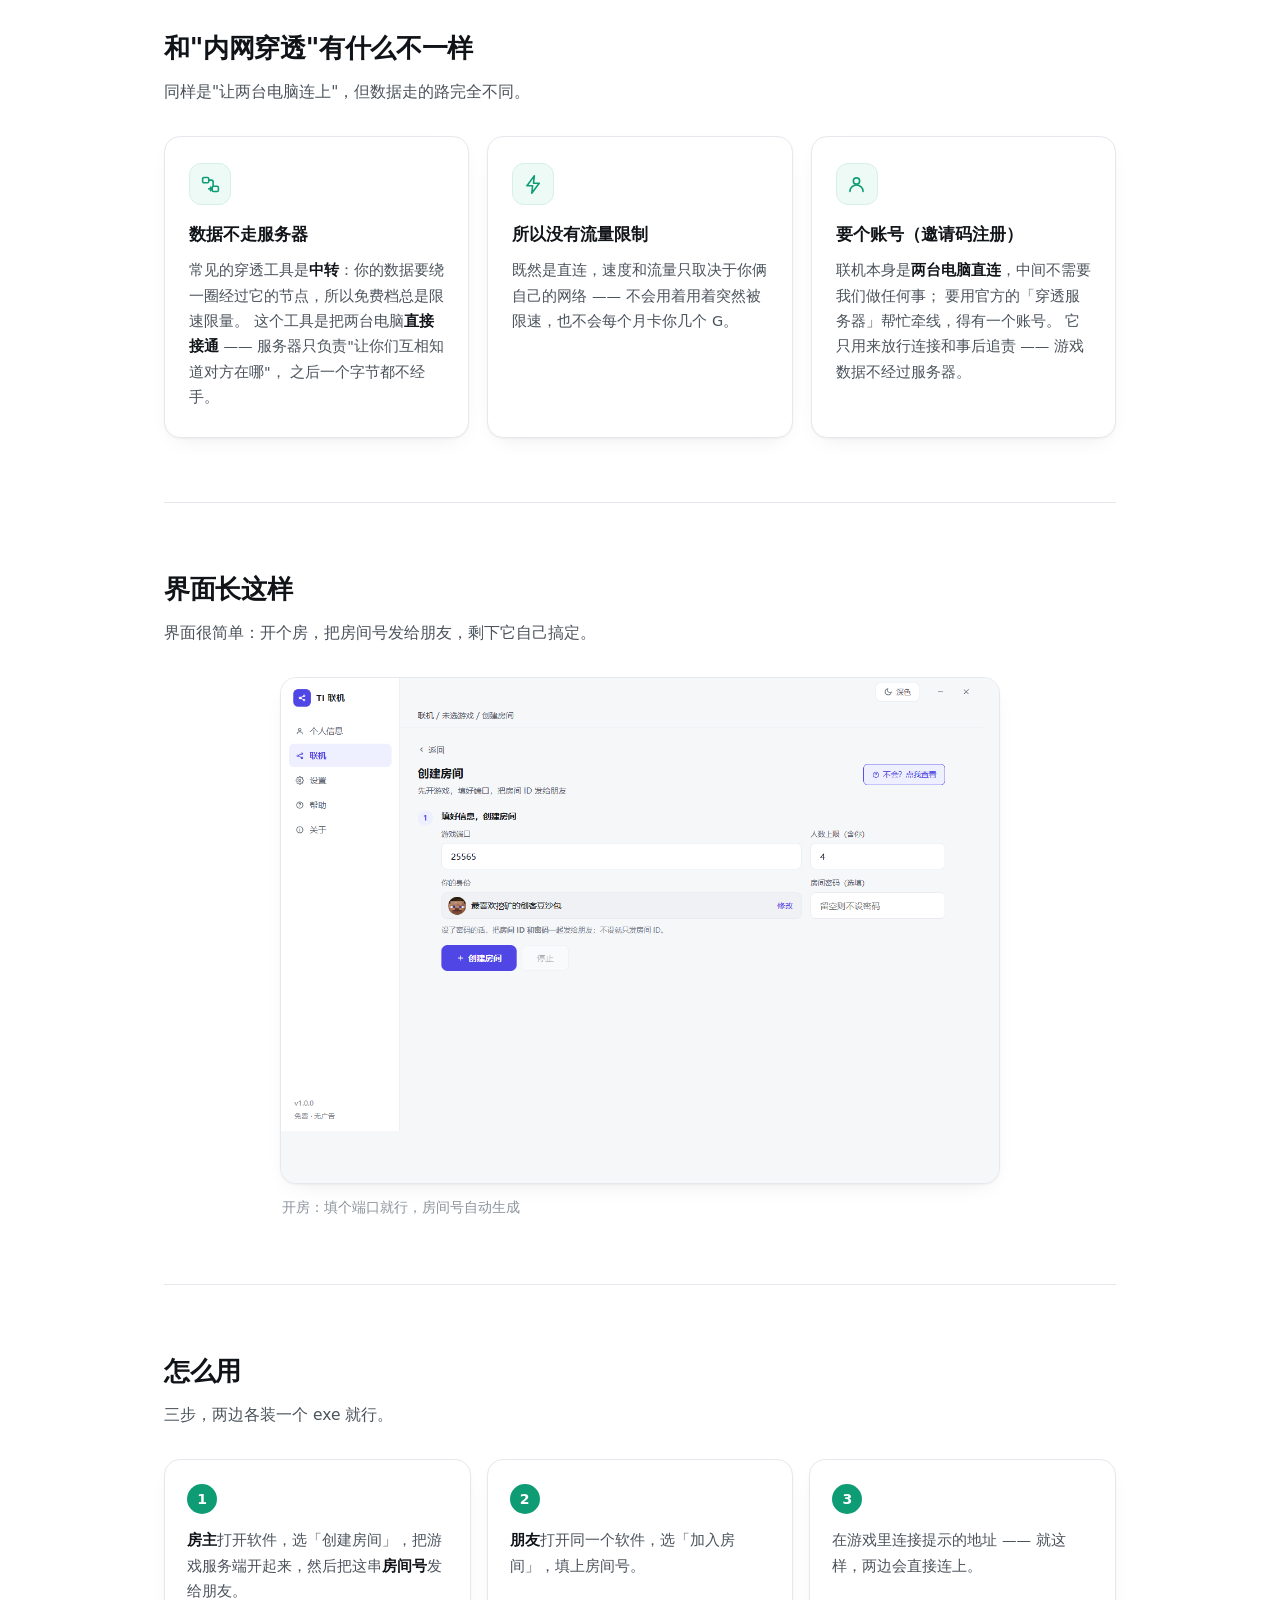
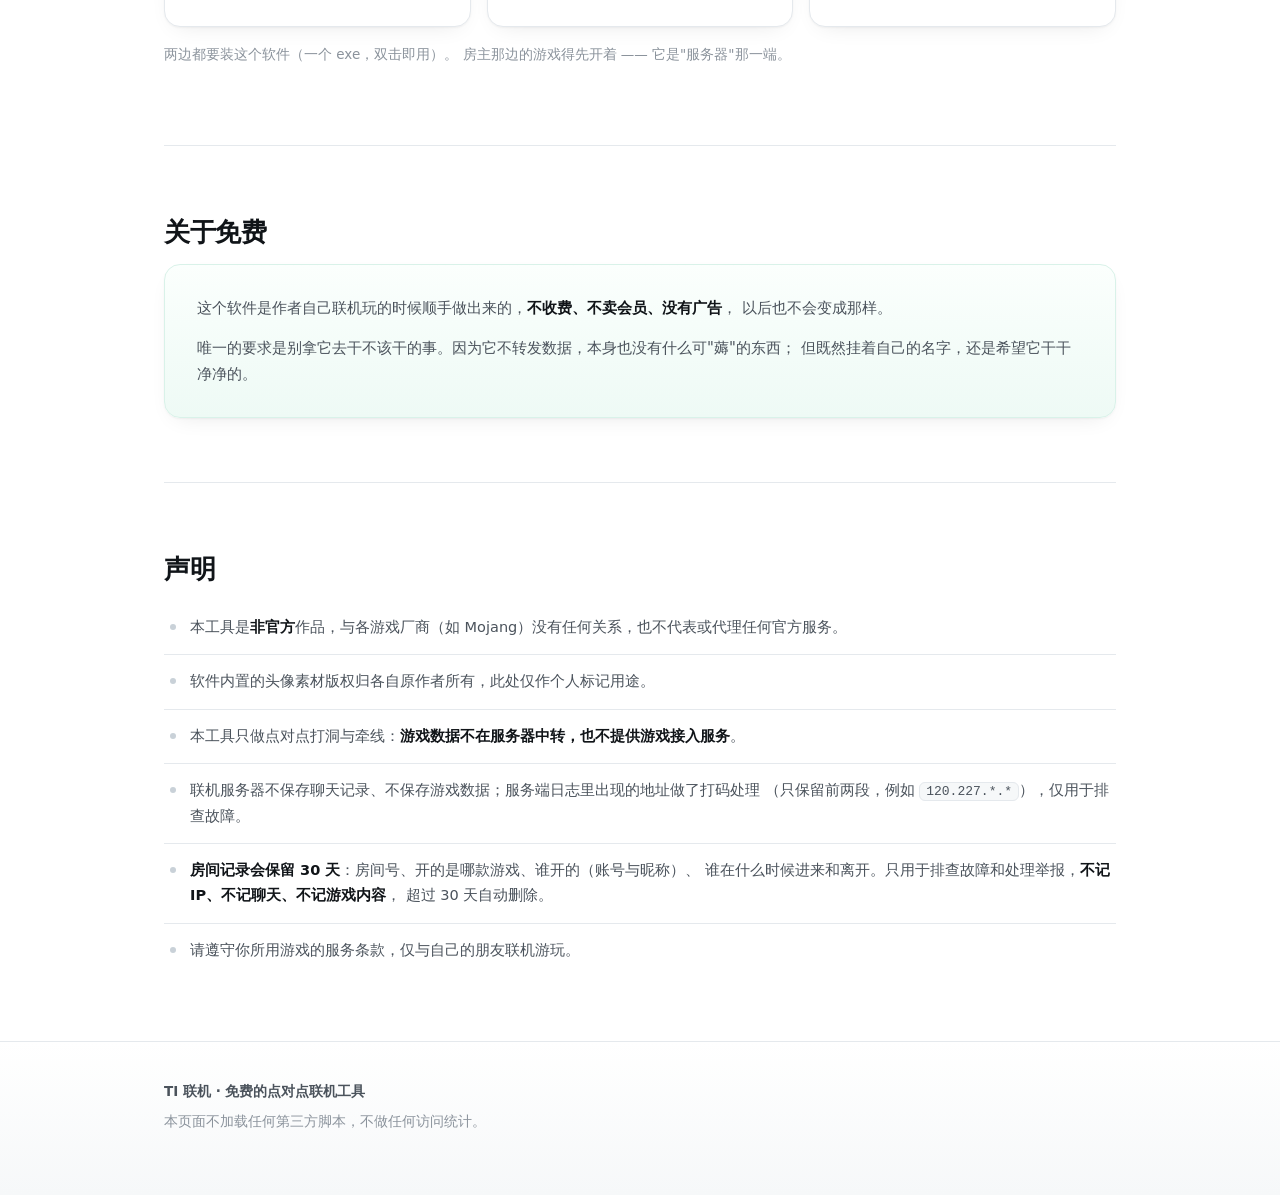
<file: site/index.html>
<!DOCTYPE html>
<html lang="zh-CN">
<head>
<meta charset="utf-8">
<meta name="viewport" content="width=device-width, initial-scale=1">
<title>TI 联机 —— 免费的点对点联机工具</title>
<meta name="description" content="TI 联机 —— 免费的点对点联机工具：填个房间号就能让两台电脑直连，游戏数据不经过我们，双击就能用。">

<!--
  这一页的规矩（别破）：
    · 不放任何第三方脚本、统计代码、字体外链 —— 一是不给用户添负担，二是
      "网站收集了什么"和"软件收集了什么"是同一笔账，越少越好；
    · 不加评论区、用户中心、在线人数 —— 那会把"一个工具页"变成"一个平台"；
    · 不放广告、不放赞助位 —— 这个软件永远免费，不能有任何变现的口子。
    · 图标一律**内联 SVG**，不引外部图标库（同上：不加外链）。

  ✅ 下载按钮现在指向 download.html（渠道、安装包说明、拦截提示都在那一页）。

  2026-10-17 改版（老板：「现在官网太丑了」⇒ 选「浅色精致卡片风」）：
    只改呈现，**一个字的正文都没动**。改的是：首屏加渐变和层次、
    界面截图放大并提到前面、三列特性做成带图标的卡片、
    「怎么用」做成步骤卡、声明区卡片化。
-->
<style>
  :root {
    --fg: #101418;
    --fg2: #4b535c;
    --hint: #8b939c;
    --line: #e5e9ed;
    --soft: #f6f8f9;
    --accent: #0e9c74;
    --accent-2: #12b085;
    --accent-soft: #eefaf5;
    --radius: 16px;
    --shadow: 0 1px 2px rgba(16, 20, 24, .04), 0 8px 24px -12px rgba(16, 20, 24, .12);
    --shadow-lg: 0 2px 4px rgba(16, 20, 24, .04), 0 24px 60px -24px rgba(16, 20, 24, .22);
  }
  * { box-sizing: border-box; }

  html { scroll-behavior: smooth; }
  body {
    margin: 0;
    font-family: system-ui, -apple-system, "Segoe UI", "Microsoft YaHei", sans-serif;
    color: var(--fg);
    background: #fff;
    line-height: 1.75;
    -webkit-font-smoothing: antialiased;
    text-rendering: optimizeLegibility;
  }
  .wrap { max-width: 1000px; margin: 0 auto; padding: 0 24px; }

  /* ── 首屏 ────────────────────────────────────────── */
  .hero {
    position: relative;
    overflow: hidden;
    padding: 80px 0 0;
    background:
      radial-gradient(900px 420px at 78% -8%, #dff6ec 0%, rgba(223,246,236,0) 62%),
      radial-gradient(700px 340px at 12% 0%, #eef6ff 0%, rgba(238,246,255,0) 58%),
      linear-gradient(180deg, #fbfefd 0%, #fff 100%);
    border-bottom: 1px solid var(--line);
  }
  /* 首屏右上的淡网格，给"技术工具"一点气质 —— 纯 CSS，不加载图 */
  .hero::after {
    content: "";
    position: absolute;
    inset: 0 0 auto 0;
    height: 420px;
    background-image:
      linear-gradient(to right, rgba(16,20,24,.045) 1px, transparent 1px),
      linear-gradient(to bottom, rgba(16,20,24,.045) 1px, transparent 1px);
    background-size: 44px 44px;
    -webkit-mask-image: radial-gradient(620px 320px at 72% 0%, #000 0%, transparent 72%);
    mask-image: radial-gradient(620px 320px at 72% 0%, #000 0%, transparent 72%);
    pointer-events: none;
  }
  .hero .wrap { position: relative; z-index: 1; }

  /* 产品名 —— 原来整页**没有一处写「TI 联机」**，访客看完不知道这是什么东西 ✗
     （2026-10-18 老板：「官网不太对，怎么没有 TI 联机的介绍之类的啊，连名字都没有」）*/
  .brand {
    display: flex; align-items: center; gap: 10px;
    margin-bottom: 16px;
    font-size: 18px; font-weight: 700; letter-spacing: .3px;
    color: var(--fg);
  }
  .brand .mark {
    width: 24px; height: 24px; border-radius: 8px; flex: none;
    background: linear-gradient(135deg, var(--accent), var(--accent-2));
    box-shadow: 0 3px 10px -3px rgba(14, 156, 116, .55);
  }

  .eyebrow {
    display: inline-flex; align-items: center; gap: 8px;
    padding: 6px 14px 6px 10px;
    border-radius: 999px;
    background: #fff;
    border: 1px solid var(--line);
    box-shadow: var(--shadow);
    font-size: 13px; color: var(--fg2);
    margin-bottom: 22px;
  }
  .dot {
    width: 7px; height: 7px; border-radius: 50%;
    background: var(--accent);
    box-shadow: 0 0 0 3px var(--accent-soft);
  }

  h1 {
    font-size: 46px; line-height: 1.22; margin: 0 0 18px;
    font-weight: 700; letter-spacing: -.6px;
    max-width: 15em;
  }
  h1 em { font-style: normal; color: var(--accent); }
  .lead { font-size: 17.5px; color: var(--fg2); margin: 0 0 32px; max-width: 34em; }
  .lead b { color: var(--fg); font-weight: 600; }

  .cta { display: flex; align-items: center; gap: 12px; flex-wrap: wrap; }
  .btn, .btn-ghost {
    display: inline-flex; align-items: center; justify-content: center; gap: 8px;
    padding: 14px 28px; border-radius: 12px;
    text-decoration: none; font-size: 15.5px; font-weight: 600;
    transition: transform .12s ease, box-shadow .12s ease, background .12s ease;
  }
  .btn {
    color: #fff;
    background: linear-gradient(180deg, var(--accent-2), var(--accent));
    border: 1px solid rgba(0, 0, 0, .06);
    box-shadow: 0 6px 18px -6px rgba(14, 156, 116, .55);
  }
  .btn:hover { transform: translateY(-1px); box-shadow: 0 10px 24px -8px rgba(14, 156, 116, .6); }
  .btn-ghost { color: var(--fg2); background: #fff; border: 1px solid var(--line); box-shadow: var(--shadow); }
  .btn-ghost:hover { color: var(--fg); border-color: #cfd6dc; }
  .btn svg { width: 17px; height: 17px; }
  .note { font-size: 13.5px; color: var(--hint); margin-top: 16px; }

  /* 首屏大截图：直接放出来，让人一眼看见"它长什么样" ✓ */
  .hero-shot {
    /* 📌 原来是"贴到区块底边"的设计（负 margin + 只圆上角）；
       2026-10-17 加了大图下面的图注之后，那样会被分区线切掉底部 ⇒ 改成正常留白+四角圆 ✓ */
    margin: 56px auto 22px;
    max-width: 880px;
    border-radius: var(--radius);
    overflow: hidden;
    border: 1px solid var(--line);
    box-shadow: var(--shadow-lg);
    background: #fff;
  }
  .hero-shot img { display: block; width: 100%; height: auto; }
  .hero-cap {
    text-align: center; font-size: 13.5px; color: var(--hint);
    margin: 14px 0 0;
  }

  /* ── 通用区块 ────────────────────────────────────── */
  section { padding: 64px 0; }
  section + section { border-top: 1px solid var(--line); }
  h2 {
    font-size: 26px; margin: 0 0 8px; font-weight: 700; letter-spacing: -.3px;
  }
  .sub { color: var(--fg2); font-size: 15.5px; margin: 0 0 30px; max-width: 40em; }
  p { margin: 0 0 14px; color: var(--fg2); }

  /* 已经配好的游戏 —— 胶囊标签 */
  .games { display: flex; flex-wrap: wrap; gap: 10px; margin-bottom: 4px; }
  .games span {
    padding: 8px 16px; border-radius: 999px;
    background: var(--accent-soft); border: 1px solid #d5f0e5;
    color: #0b7d5c; font-size: 14.5px; font-weight: 600; line-height: 1.4;
  }

  /* ── 特性卡 ──────────────────────────────────────── */
  .cards { display: grid; gap: 18px; grid-template-columns: repeat(auto-fit, minmax(260px, 1fr)); }
  .card {
    background: #fff;
    border: 1px solid var(--line);
    border-radius: var(--radius);
    padding: 26px 24px;
    box-shadow: var(--shadow);
  }
  .ico {
    width: 42px; height: 42px; border-radius: 12px;
    display: flex; align-items: center; justify-content: center;
    background: var(--accent-soft);
    border: 1px solid #d6f0e6;
    margin-bottom: 16px;
  }
  .ico svg { width: 21px; height: 21px; stroke: var(--accent); fill: none; stroke-width: 1.8; stroke-linecap: round; stroke-linejoin: round; }
  .card h3 { font-size: 16.5px; margin: 0 0 8px; font-weight: 650; }
  .card p { font-size: 14.5px; margin: 0; }
  .card p b { color: var(--fg); font-weight: 600; }

  /* ── 截图 ────────────────────────────────────────── */
  .shots { display: grid; gap: 22px; grid-template-columns: repeat(auto-fit, minmax(380px, 1fr)); }
  /* 只放一张的时候别让它铺满，居中收窄一点更好看 ✓ */
  .shots.one { max-width: 720px; margin: 0 auto; }
  .shot figure { margin: 0; }
  .shot img {
    width: 100%; height: auto; display: block;
    border: 1px solid var(--line);
    border-radius: var(--radius);
    box-shadow: var(--shadow);
    background: #fff;
  }
  .cap { font-size: 13.5px; color: var(--hint); margin: 12px 2px 0; }

  /* ── 步骤 ────────────────────────────────────────── */
  .steps { display: grid; gap: 16px; grid-template-columns: repeat(auto-fit, minmax(240px, 1fr)); counter-reset: s; }
  .step {
    position: relative;
    background: #fff;
    border: 1px solid var(--line);
    border-radius: var(--radius);
    padding: 24px 22px 22px;
    box-shadow: var(--shadow);
  }
  .step::before {
    counter-increment: s;
    content: counter(s);
    display: flex; align-items: center; justify-content: center;
    width: 30px; height: 30px; border-radius: 50%;
    background: var(--accent); color: #fff;
    font-size: 14px; font-weight: 700;
    margin-bottom: 14px;
  }
  .step b { color: var(--fg); font-weight: 650; }
  .step p { font-size: 14.5px; margin: 0; }

  /* ── 关于免费 ────────────────────────────────────── */
  .box {
    background: linear-gradient(180deg, #fbfffd, var(--accent-soft));
    border: 1px solid #d9f2e9;
    border-radius: var(--radius);
    padding: 30px 32px;
    box-shadow: var(--shadow);
  }
  .box p { font-size: 15px; }
  .box p:last-child { margin-bottom: 0; }
  .box b { color: var(--fg); font-weight: 600; }

  /* ── 声明 ────────────────────────────────────────── */
  ul.plain { list-style: none; padding: 0; margin: 0; }
  ul.plain li {
    position: relative;
    font-size: 14.5px; color: var(--fg2);
    padding: 14px 0 14px 26px;
    border-bottom: 1px solid var(--line);
  }
  ul.plain li::before {
    content: ""; position: absolute; left: 6px; top: 23px;
    width: 6px; height: 6px; border-radius: 50%;
    background: #c9d1d8;
  }
  ul.plain li:last-child { border-bottom: 0; }
  ul.plain b { color: var(--fg); font-weight: 600; }
  code {
    font-family: ui-monospace, SFMono-Regular, Menlo, Consolas, monospace;
    font-size: 13px; background: var(--soft);
    border: 1px solid var(--line); border-radius: 6px;
    padding: 1px 6px;
  }

  /* ── 页脚 ────────────────────────────────────────── */
  footer {
    border-top: 1px solid var(--line);
    background: linear-gradient(180deg, #fff, var(--soft));
    padding: 38px 0 56px;
  }
  footer p { font-size: 13.5px; color: var(--hint); margin: 0 0 6px; }
  footer p:first-child { color: var(--fg2); font-weight: 600; }

  @media (max-width: 720px) {
    .hero { padding-top: 56px; }
    h1 { font-size: 32px; }
    .lead { font-size: 16px; }
    section { padding: 48px 0; }
    h2 { font-size: 22px; }
    .box { padding: 24px 20px; }
    .hero-shot { margin-top: 40px; }
  }
</style>
</head>
<body>

<div class="hero">
  <div class="wrap">
    <div class="brand"><span class="mark"></span>TI 联机</div>
    <span class="eyebrow"><span class="dot"></span>Windows 10 / 11 · 完全免费</span>
    <h1>和朋友联机，<em>不用折腾</em>端口映射</h1>
    <p class="lead">
      <b>TI 联机</b>是个免费的小工具：双击打开、填个房间号，就能让两台电脑<b>直接找到对方</b>，
      像在同一个局域网里一样联机 —— <b>游戏数据不经过我们任何服务器</b>，
      速度就是你俩真实的网速。
    </p>
    <div class="cta">
      <a class="btn" href="download.html">
        <svg viewBox="0 0 24 24" fill="none" stroke="currentColor" stroke-width="2" stroke-linecap="round" stroke-linejoin="round"><path d="M12 3v12"/><path d="m7 11 5 5 5-5"/><path d="M5 21h14"/></svg>
        下载
      </a>
      <a class="btn-ghost" href="#how">怎么用</a>
    </div>
    <div class="hero-shot">
      <img src="shots/room.png" alt="TI 联机的房间页面，左边是成员列表，右边是日志">
    </div>
    <p class="hero-cap">房间里：谁进来了、连没连上，一眼看得到</p>
  </div>
</div>

<div class="wrap">

  <section>
    <h2>能玩哪些游戏</h2>
    <p class="sub">
      下面这些是<b>已经配好</b>的 —— 开房时选一下，端口和协议都替你填好了，不用自己查。
    </p>
    <div class="games">
      <span>我的世界 Java 版</span>
      <span>泰拉瑞亚</span>
      <span>星露谷物语</span>
      <span>饥荒联机版</span>
      <span>幻兽帕鲁</span>
      <span>方舟：生存进化</span>
      <span>方舟：生存飞升</span>
      <span>铁锈战争</span>
      <span>像素工厂</span>
      <span>异星工厂</span>
      <span>七日杀</span>
      <span>夜族崛起</span>
      <span>生存战争</span>
    </div>
    <p class="sub" style="margin-top:18px;margin-bottom:0">
      别的游戏也能用 —— 它只是在你和朋友之间开一条通道，<b>TCP 和 UDP 都支持</b>。
      把游戏对外的那个端口号填进去就行。
    </p>
  </section>

  <section>
    <h2>和"内网穿透"有什么不一样</h2>
    <p class="sub">同样是"让两台电脑连上"，但数据走的路完全不同。</p>
    <div class="cards">
      <div class="card">
        <div class="ico">
          <svg viewBox="0 0 24 24"><rect x="3" y="4" width="7" height="6" rx="1.5"/><rect x="14" y="14" width="7" height="6" rx="1.5"/><path d="M10 7h3a2 2 0 0 1 2 2v5"/><path d="M10 17h4"/><path d="m12 15 2 2-2 2"/></svg>
        </div>
        <h3>数据不走服务器</h3>
        <p>
          常见的穿透工具是<b>中转</b>：你的数据要绕一圈经过它的节点，所以免费档总是限速限量。
          这个工具是把两台电脑<b>直接接通</b> —— 服务器只负责"让你们互相知道对方在哪"，
          之后一个字节都不经手。
        </p>
      </div>
      <div class="card">
        <div class="ico">
          <svg viewBox="0 0 24 24"><path d="M13 2 4.5 13.5H11L10 22l8.5-11.5H12z"/></svg>
        </div>
        <h3>所以没有流量限制</h3>
        <p>
          既然是直连，速度和流量只取决于你俩自己的网络 ——
          不会用着用着突然被限速，也不会每个月卡你几个 G。
        </p>
      </div>
      <div class="card">
        <div class="ico">
          <svg viewBox="0 0 24 24"><circle cx="12" cy="8" r="3.6"/><path d="M4.5 20a7.5 7.5 0 0 1 15 0"/></svg>
        </div>
        <h3>要个账号（邀请码注册）</h3>
        <p>
          联机本身是<b>两台电脑直连</b>，中间不需要我们做任何事；
          要用官方的「穿透服务器」帮忙牵线，得有一个账号。
          它只用来放行连接和事后追责 —— 游戏数据不经过服务器。
        </p>
      </div>
    </div>
  </section>

  <section>
    <h2>界面长这样</h2>
    <p class="sub">界面很简单：开个房，把房间号发给朋友，剩下它自己搞定。</p>
    <div class="shots one">
      <div class="shot">
        <figure>
          <img src="shots/create.png" alt="创建房间页面">
          <p class="cap">开房：填个端口就行，房间号自动生成</p>
        </figure>
      </div>
    </div>
  </section>

  <section id="how">
    <h2>怎么用</h2>
    <p class="sub">三步，两边各装一个 exe 就行。</p>
    <div class="steps">
      <div class="step">
        <p><b>房主</b>打开软件，选「创建房间」，把游戏服务端开起来，然后把这串<b>房间号</b>发给朋友。</p>
      </div>
      <div class="step">
        <p><b>朋友</b>打开同一个软件，选「加入房间」，填上房间号。</p>
      </div>
      <div class="step">
        <p>在游戏里连接提示的地址 —— 就这样，两边会直接连上。</p>
      </div>
    </div>
    <p class="note">
      两边都要装这个软件（一个 exe，双击即用）。
      房主那边的游戏得先开着 —— 它是"服务器"那一端。
    </p>
  </section>

  <section>
    <h2>关于免费</h2>
    <div class="box">
      <p>
        这个软件是作者自己联机玩的时候顺手做出来的，<b>不收费、不卖会员、没有广告</b>，
        以后也不会变成那样。
      </p>
      <p>
        唯一的要求是别拿它去干不该干的事。因为它不转发数据，本身也没有什么可"薅"的东西；
        但既然挂着自己的名字，还是希望它干干净净的。
      </p>
    </div>
  </section>

  <section>
    <h2>声明</h2>
    <ul class="plain">
      <li>本工具是<b>非官方</b>作品，与各游戏厂商（如 Mojang）没有任何关系，也不代表或代理任何官方服务。</li>
      <li>软件内置的头像素材版权归各自原作者所有，此处仅作个人标记用途。</li>
      <li>本工具只做点对点打洞与牵线：<b>游戏数据不在服务器中转，也不提供游戏接入服务</b>。</li>
      <li>
        联机服务器不保存聊天记录、不保存游戏数据；服务端日志里出现的地址做了打码处理
        （只保留前两段，例如 <code>120.227.*.*</code>），仅用于排查故障。
      </li>
      <li>
        <b>房间记录会保留 30 天</b>：房间号、开的是哪款游戏、谁开的（账号与昵称）、
        谁在什么时候进来和离开。只用于排查故障和处理举报，<b>不记 IP、不记聊天、不记游戏内容</b>，
        超过 30 天自动删除。
      </li>
      <li>请遵守你所用游戏的服务条款，仅与自己的朋友联机游玩。</li>
    </ul>
  </section>

</div>

<footer>
  <div class="wrap">
    <p>TI 联机 · 免费的点对点联机工具</p>
    <p>本页面不加载任何第三方脚本，不做任何访问统计。</p>
  </div>
</footer>

</body>
</html>
</file>
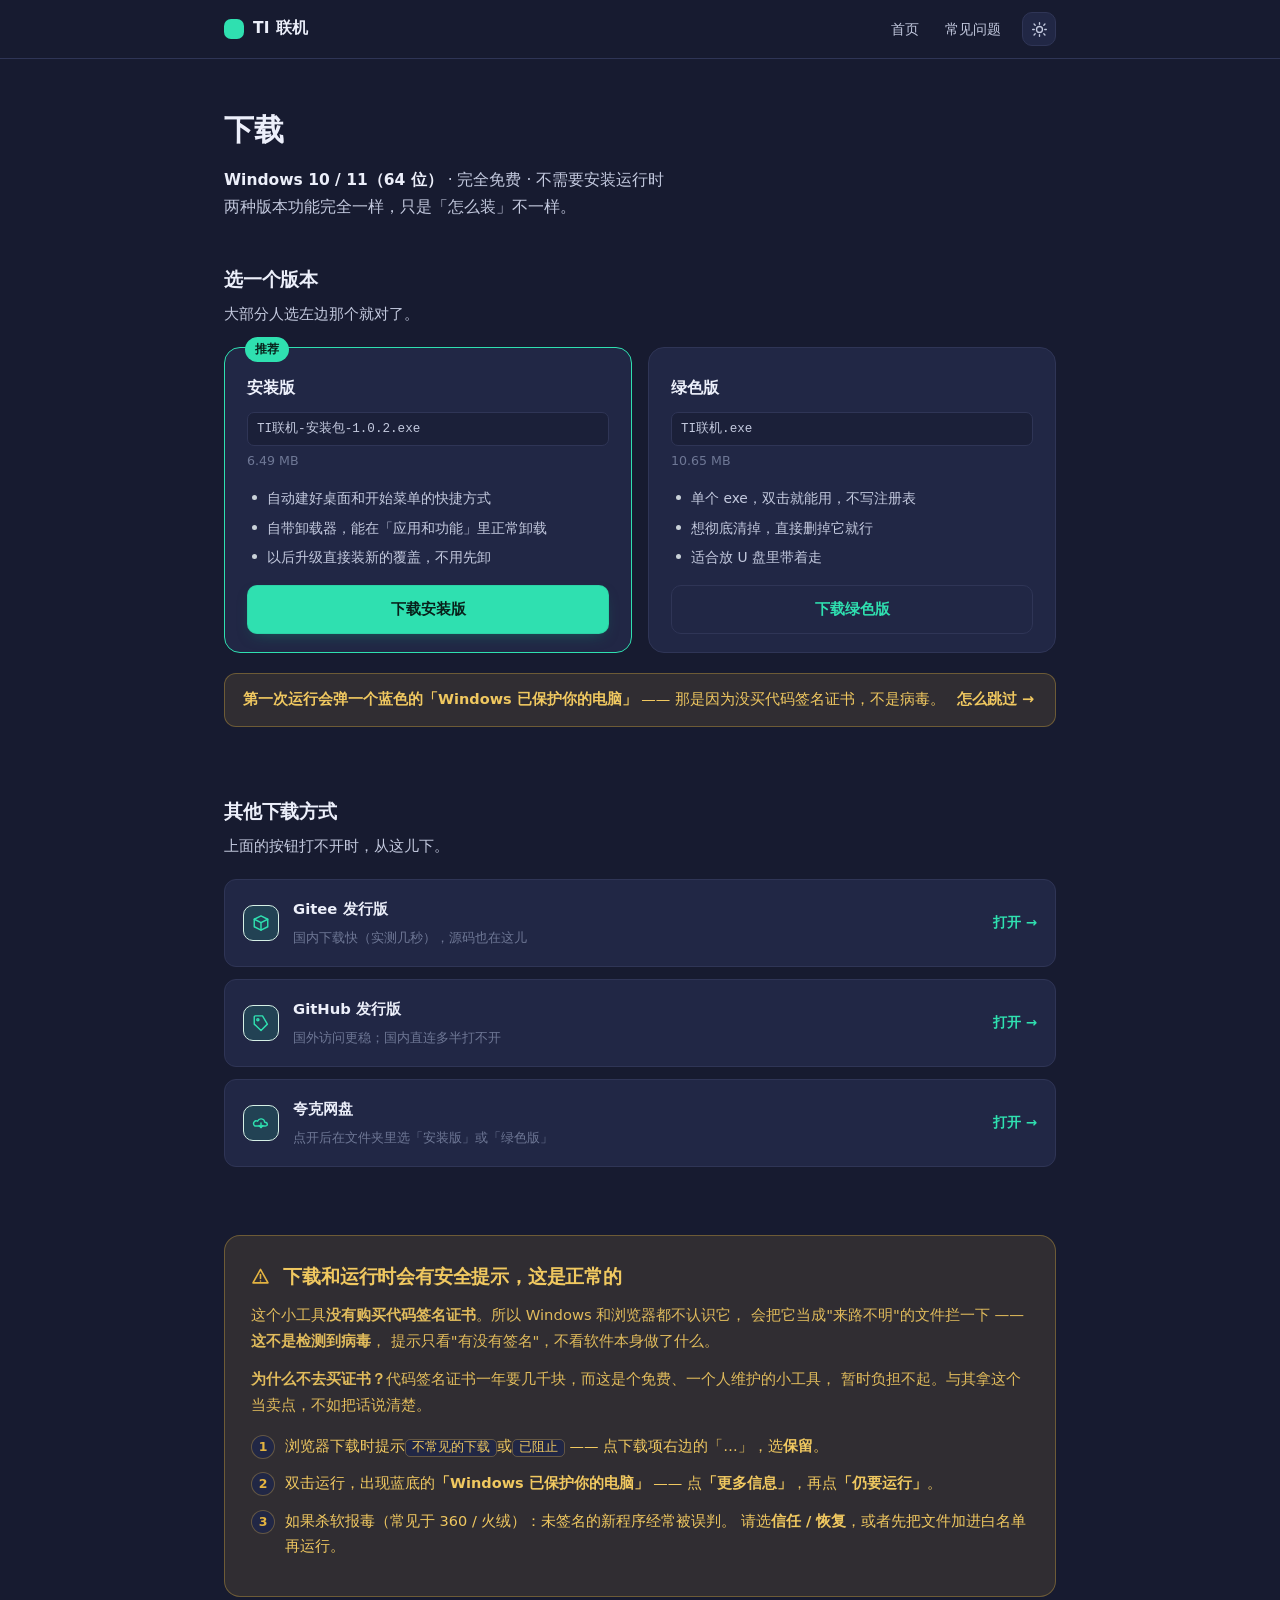
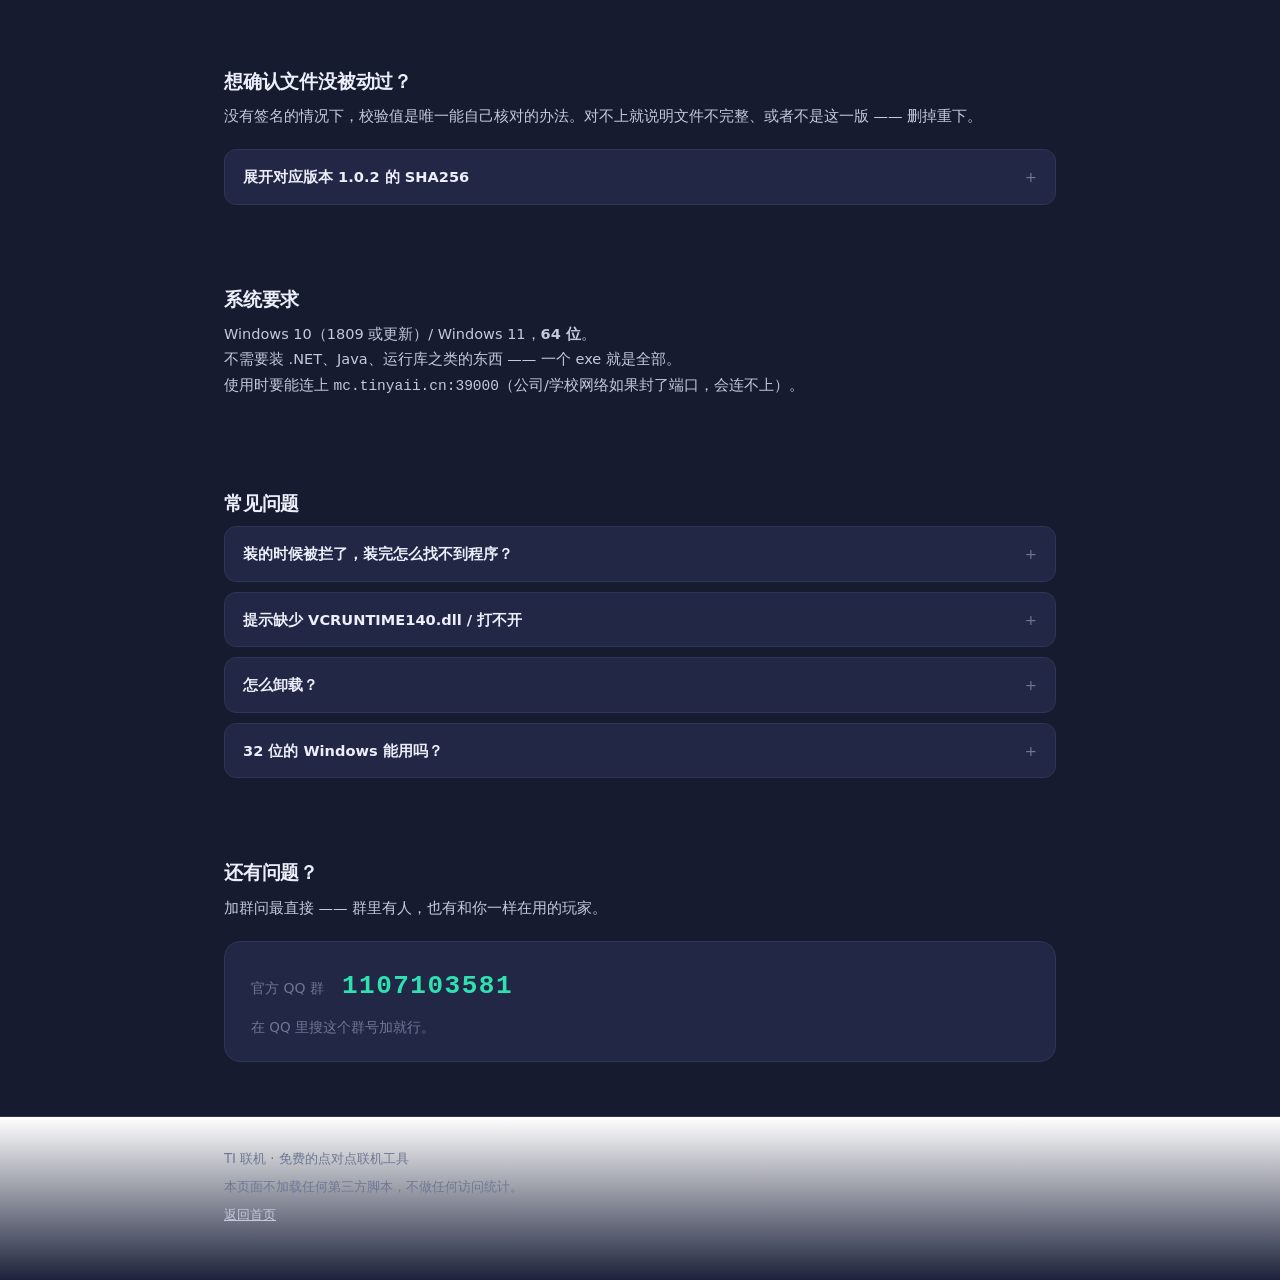
<file: download.html>
<!DOCTYPE html>
<html lang="zh-CN">
<head>
<meta charset="utf-8">
<link rel="icon" type="image/png" sizes="16x16" href="favicon-16.png">
<link rel="icon" type="image/png" sizes="32x32" href="favicon-32.png">
<link rel="icon" type="image/png" sizes="48x48" href="favicon-48.png">
<link rel="apple-touch-icon" href="apple-touch-icon.png">

<meta name="viewport" content="width=device-width, initial-scale=1">
<title>下载 · TI 联机</title>
<meta name="description" content="下载 TI 联机：Windows 10/11 64 位，完全免费。推荐安装版。">

<!--
  这一页的规矩跟 index.html 一样（别破）：
    · 不放任何第三方脚本、统计代码、字体外链 ✓
    · 图标一律内联 SVG ✓
    · 配色/排版跟 index.html 是**同一套** —— 改主题色要两个文件一起改 ✗

  ⚠️ 硬编码在页面里的东西，换版本时必须一起改：
    · 版本号、两个文件名、文件大小、SHA256（`<details>` 里那两串）
    漏一个就会出现"页面上写着旧版本号，网盘里已经是新的" ✗
-->

<script>
  (function () {
    var t = 'dark';
    try { t = localStorage.getItem('ti-theme') || 'dark'; } catch (e) {}
    document.documentElement.setAttribute('data-theme', t);
  })();
</script>
<style>
  /* 配色：两套，默认深色 —— 跟 index.html 同一套值（照抄客户端）✓ */
  :root {
    --bg: #171b30;
    --bg2: #12152a;
    --card: #212745;
    --soft: #1b2039;
    --line: #2f3556;
    --line-soft: #272c4a;
    --fg: #eceffa;
    --fg2: #c3c9de;
    --hint: #6e7795;
    --accent: #2fe0b0;
    --accent-fg: #08211b;
    --accent-soft: rgba(47, 224, 176, .14);
    --warn: #e3b341;
    --warn-soft: rgba(227, 179, 65, .12);
    --warn-line: rgba(227, 179, 65, .34);
    --warn-fg: #f0c860;
    --ok: #4ade80;
    --err: #ff7b7b;
    --radius: 16px;
    --shadow: none;
    color-scheme: dark;
  }

  [data-theme="light"] {
    --bg: #ffffff;
    --bg2: #f6f7f9;
    --card: #ffffff;
    --soft: #f6f8f9;
    --line: #e5e9ed;
    --line-soft: #eff1f4;
    --fg: #101418;
    --fg2: #4b535c;
    --hint: #8b939c;
    --accent: #4f46e5;
    --accent-fg: #ffffff;
    --accent-soft: #eef0ff;
    --warn: #b4791b;
    --warn-soft: #fff8e8;
    --warn-line: #f2e0b6;
    --warn-fg: #6b4a0d;
    --ok: #12a05c;
    --err: #d23b3b;
    --shadow: 0 1px 2px rgba(16, 20, 24, .04), 0 8px 24px -12px rgba(16, 20, 24, .12);
    color-scheme: light;
  }

  /* 顶部导航（下载页用简化版） */
  .nav { position: fixed; top: 0; left: 0; right: 0; z-index: 50;
         background: var(--bg); border-bottom: 1px solid var(--line); }
  .nav-in { display: flex; align-items: center; gap: 20px; height: 58px; }
  .nav-brand { display: flex; align-items: center; gap: 9px;
               font-size: 15.5px; font-weight: 700; color: var(--fg);
               text-decoration: none; letter-spacing: .3px; }
  .nav-brand .mark { width: 20px; height: 20px; border-radius: 7px; flex: none; background: var(--accent); }
  .nav-links { display: flex; align-items: center; gap: 4px; margin-left: auto; }
  .nav-links > a { padding: 7px 11px; border-radius: 9px; font-size: 14px;
                   color: var(--fg2); text-decoration: none; }
  .nav-links > a:hover { background: var(--accent-soft); color: var(--accent); }
  .theme-btn { display: flex; align-items: center; justify-content: center;
               width: 34px; height: 34px; margin-left: 6px;
               border: 1px solid var(--line); border-radius: 10px;
               background: var(--card); color: var(--fg2); cursor: pointer; padding: 0; }
  .theme-btn:hover { color: var(--accent); border-color: var(--accent); }
  .theme-btn svg { width: 17px; height: 17px; stroke: currentColor; fill: none;
                   stroke-width: 1.9; stroke-linecap: round; stroke-linejoin: round; }
  .ico-sun { display: block; } .ico-moon { display: none; }
  [data-theme="light"] .ico-sun { display: none; }
  [data-theme="light"] .ico-moon { display: block; }

  * { box-sizing: border-box; }

  body {
    margin: 0;
    font-family: system-ui, -apple-system, "Segoe UI", "Microsoft YaHei", sans-serif;
    color: var(--fg);
    background: var(--bg);
    padding-top: 58px;   /* 给固定导航让位 */
    line-height: 1.75;
    -webkit-font-smoothing: antialiased;
  }
  .wrap { max-width: 880px; margin: 0 auto; padding: 0 24px; }

  /* ── 顶栏 ─────────────────────────────────────── */
  .top {
    border-bottom: 1px solid var(--line);
    background: linear-gradient(180deg, var(--bg2), var(--bg));
  }
  .top .wrap {
    display: flex; align-items: center; justify-content: space-between;
    height: 62px;
  }
  .brand {
    display: inline-flex; align-items: center; gap: 9px;
    text-decoration: none; color: var(--fg);
    font-weight: 650; font-size: 15px;
  }
  .brand .dot {
    width: 8px; height: 8px; border-radius: 50%;
    background: var(--accent); box-shadow: 0 0 0 3px var(--accent-soft);
  }
  .back { font-size: 14px; color: var(--fg2); text-decoration: none; }
  .back:hover { color: var(--accent); }

  /* ── 标题区 ───────────────────────────────────── */
  .head { padding: 46px 0 8px; }
  h1 { font-size: 30px; margin: 0 0 10px; font-weight: 700; letter-spacing: -.4px; }
  .lead { color: var(--fg2); font-size: 15.5px; margin: 0; }
  .lead b { color: var(--fg); font-weight: 600; }

  section { padding: 34px 0; }
  h2 {
    font-size: 19px; margin: 0 0 6px; font-weight: 650; letter-spacing: -.2px;
  }
  .sub { color: var(--fg2); font-size: 14.5px; margin: 0 0 20px; }
  p { margin: 0 0 12px; color: var(--fg2); font-size: 14.8px; }

  /* ── 版本卡 ───────────────────────────────────── */
  .vers { display: grid; gap: 16px; grid-template-columns: 1fr 1fr; }
  @media (max-width: 700px) { .vers { grid-template-columns: 1fr; } }

  .ver {
    position: relative;
    background: var(--card); border: 1px solid var(--line);
    border-radius: var(--radius); padding: 22px 22px 18px;
    box-shadow: var(--shadow);
  }
  /* 推荐那个用主色描边 + 角标，**不用**放大或阴影对比 —— 两个都很好用，
     只是大部分人装安装版更省事 ✓ */
  .ver.rec { border-color: var(--accent); box-shadow: var(--shadow); }
  .ver.rec::after {
    content: "推荐";
    position: absolute; top: -11px; left: 20px;
    background: var(--accent); color: var(--accent-fg);
    font-size: 12px; font-weight: 600; letter-spacing: .2px;
    padding: 2px 10px; border-radius: 999px;
  }
  .ver h3 { font-size: 16px; margin: 4px 0 4px; font-weight: 650; }
  .file {
    font-family: ui-monospace, SFMono-Regular, Menlo, Consolas, monospace;
    font-size: 12.6px; color: var(--fg2);
    background: var(--soft); border: 1px solid var(--line);
    border-radius: 7px; padding: 5px 9px;
    display: block; margin: 10px 0 4px;
    overflow-wrap: anywhere;
  }
  .size { font-size: 12.6px; color: var(--hint); margin: 0 0 14px; }
  .ver ul { margin: 0; padding: 0; list-style: none; }
  .ver li {
    position: relative; padding-left: 20px;
    font-size: 13.8px; color: var(--fg2); margin-bottom: 5px;
  }
  .ver li::before {
    content: ""; position: absolute; left: 5px; top: 9px;
    width: 5px; height: 5px; border-radius: 50%; background: #c9d1d8;
  }

  /* 版本卡里的下载按钮：主推那个用实心，另一个用描边 */
  .dl {
    display: block; text-align: center; text-decoration: none;
    margin-top: 16px; padding: 11px 16px; border-radius: 10px;
    font-size: 14.5px; font-weight: 600;
    background: var(--accent);
    color: var(--accent-fg); border: 1px solid rgba(0, 0, 0, .06);
    box-shadow: 0 6px 16px -8px rgba(14, 156, 116, .6);
    transition: transform .12s, box-shadow .12s;
  }
  .dl:hover { transform: translateY(-1px); }
  .dl.ghost {
    background: var(--card); color: var(--accent);
    border: 1px solid var(--line); box-shadow: none;
  }
  .dl.ghost:hover { background: var(--accent-soft); box-shadow: none; }

  /* ── 渠道 ─────────────────────────────────────── */
  .chans { display: grid; gap: 12px; }
  .chan {
    display: flex; align-items: center; gap: 14px;
    padding: 15px 18px;
    background: var(--card); border: 1px solid var(--line);
    border-radius: 12px; text-decoration: none; color: var(--fg);
    box-shadow: var(--shadow);
    transition: border-color .14s, transform .14s;
  }
  .chan:hover { border-color: var(--accent); transform: translateY(-1px); }
  .chan .ico {
    flex: 0 0 auto; width: 36px; height: 36px; border-radius: 10px;
    display: flex; align-items: center; justify-content: center;
    background: var(--accent-soft); border: 1px solid #d6f0e6;
  }
  .chan .ico svg { width: 18px; height: 18px; stroke: var(--accent); fill: none; stroke-width: 1.9; stroke-linecap: round; stroke-linejoin: round; }
  .chan .txt { flex: 1; min-width: 0; }
  .chan .name { font-weight: 600; font-size: 14.8px; }
  .chan .meta { font-size: 12.8px; color: var(--hint); }
  .chan .go { color: var(--accent); font-size: 13.5px; font-weight: 600; white-space: nowrap; }

  /* 官方群（2026-10-19 加）。
     📌 群号用等宽字体 + user-select:all —— 点一下就整段选中，方便复制去 QQ 搜 ✓ */
  .qq {
    display: flex; align-items: baseline; gap: 6px 18px; flex-wrap: wrap;
    padding: 22px 26px;
    border: 1px solid var(--line); border-radius: var(--radius);
    background: var(--card); box-shadow: var(--shadow);
  }
  .qq-label { font-size: 14px; color: var(--hint); }
  .qq-num {
    font-family: ui-monospace, Consolas, "Courier New", monospace;
    font-size: 26px; font-weight: 700; letter-spacing: 1.5px;
    color: var(--accent);
    user-select: all; -webkit-user-select: all;
  }
  .qq-tip { font-size: 13.5px; color: var(--hint); flex-basis: 100%; }

  /* 下载按钮正下方那条**一句话**提示（2026-10-19 加）。
     🩸 详细的三步说明本来就有（下面 #warn 那节），但它在页面第 4 屏 ——
        很多人点了下载、被蓝框拦住、回来根本翻不到 ✗
     ⇒ 这儿只放一句「会弹框、不是病毒」+ 一个锚点过去，
        三步骤**不在这里重抄一遍**（两处写就会分叉）✓ */
  .dlhint {
    display: flex; align-items: baseline; gap: 12px; flex-wrap: wrap;
    margin: 20px 0 0; padding: 13px 18px;
    background: var(--warn-soft); border: 1px solid var(--warn-line);
    border-radius: 12px;
    font-size: 14.5px; color: var(--warn-fg);
  }
  .dlhint b { color: var(--warn-fg); }
  .dlhint a {
    color: var(--warn-fg); font-weight: 700; text-decoration: none;
    white-space: nowrap;
  }
  .dlhint a:hover { text-decoration: underline; }

  /* ── 提示框（没签名这件事，要显眼但不能像报错）── */
  .warn {
    background: var(--warn-soft);
    border: 1px solid var(--warn-line);
    border-radius: var(--radius);
    padding: 24px 26px;
  }
  .warn h2 { color: var(--warn-fg); }
  .warn h2 .ico2 { vertical-align: -3px; margin-right: 7px; }
  .warn h2 .ico2 svg { width: 19px; height: 19px; stroke: var(--warn); fill: none; stroke-width: 2; stroke-linecap: round; stroke-linejoin: round; }
  .warn p { color: var(--warn-fg); opacity: .92; }
  .warn p b { color: var(--warn-fg); }
  .steps { counter-reset: w; margin: 16px 0 0; padding: 0; list-style: none; }
  .steps li {
    counter-increment: w; position: relative;
    padding: 0 0 0 34px; margin-bottom: 12px;
    font-size: 14.5px; color: var(--warn-fg);
  }
  .steps li::before {
    content: counter(w);
    position: absolute; left: 0; top: 1px;
    width: 22px; height: 22px; border-radius: 50%;
    background: var(--card); border: 1px solid var(--warn-line);
    color: var(--warn); font-size: 12.5px; font-weight: 700;
    display: flex; align-items: center; justify-content: center;
  }
  .steps code, .warn code {
    background: var(--card); border: 1px solid var(--warn-line);
    padding: 1px 6px; border-radius: 5px;
    font-family: ui-monospace, Consolas, monospace; font-size: 12.6px;
  }

  /* ── 常见问题 ─────────────────────────────────── */
  details {
    border: 1px solid var(--line); border-radius: 12px;
    padding: 14px 18px; margin-bottom: 10px; background: var(--card);
  }
  details[open] { box-shadow: var(--shadow); }
  summary {
    cursor: pointer; font-weight: 600; font-size: 14.6px;
    list-style: none; display: flex; justify-content: space-between; gap: 12px;
  }
  summary::-webkit-details-marker { display: none; }
  summary::after { content: "+"; color: var(--hint); font-weight: 400; }
  details[open] summary::after { content: "−"; }
  details p { margin: 12px 0 0; font-size: 14.2px; }

  .hash {
    font-family: ui-monospace, SFMono-Regular, Menlo, Consolas, monospace;
    font-size: 12.2px; color: var(--fg2);
    background: var(--soft); border: 1px solid var(--line);
    border-radius: 7px; padding: 9px 11px; margin: 8px 0 14px;
    overflow-wrap: anywhere; user-select: all;
  }
  .hash b { color: var(--fg); font-weight: 600; font-family: inherit; display: block; margin-bottom: 3px; }

  footer {
    border-top: 1px solid var(--line);
    background: linear-gradient(180deg, #fff, var(--soft));
    padding: 30px 0 50px; margin-top: 20px;
  }
  footer p { font-size: 13.2px; color: var(--hint); margin: 0 0 5px; }
  footer a { color: var(--fg2); }
</style>
</head>
<body>

<header class="nav">
  <div class="wrap nav-in">
    <a class="nav-brand" href="index.html"><span class="mark"></span>TI 联机</a>
    <nav class="nav-links">
      <a href="index.html">首页</a>
      <a href="index.html#faq">常见问题</a>
      <button class="theme-btn" onclick="toggleTheme()" aria-label="切换深浅配色" title="切换深浅配色">
        <svg class="ico-sun" viewBox="0 0 24 24"><circle cx="12" cy="12" r="4.2"/><path d="M12 2.4v2.2M12 19.4v2.2M4.3 4.3l1.6 1.6M18.1 18.1l1.6 1.6M2.4 12h2.2M19.4 12h2.2M4.3 19.7l1.6-1.6M18.1 5.9l1.6-1.6"/></svg>
        <svg class="ico-moon" viewBox="0 0 24 24"><path d="M20 14.5A8.2 8.2 0 0 1 9.5 4a8.5 8.5 0 1 0 10.5 10.5Z"/></svg>
      </button>
    </nav>
  </div>
</header>



<div class="wrap">
  <div class="head">
    <h1>下载</h1>
    <p class="lead">
      <b>Windows 10 / 11（64 位）</b> · 完全免费 · 不需要安装运行时<br>
      两种版本功能完全一样，只是「怎么装」不一样。
    </p>
  </div>

  <!-- ══════════ 版本 ══════════ -->
  <section>
    <h2>选一个版本</h2>
    <p class="sub">大部分人选左边那个就对了。</p>

    <div class="vers">
      <div class="ver rec">
        <h3>安装版</h3>
        <span class="file">TI联机-安装包-1.0.2.exe</span>
        <p class="size">6.49 MB</p>
        <ul>
          <li>自动建好桌面和开始菜单的快捷方式</li>
          <li>自带卸载器，能在「应用和功能」里正常卸载</li>
          <li>以后升级直接装新的覆盖，不用先卸</li>
        </ul>
        <a class="dl" href="https://links.8uid.com/d/y01q8f6mvk5c">下载安装版</a>
      </div>

      <div class="ver">
        <h3>绿色版</h3>
        <span class="file">TI联机.exe</span>
        <p class="size">10.65 MB</p>
        <ul>
          <li>单个 exe，双击就能用，不写注册表</li>
          <li>想彻底清掉，直接删掉它就行</li>
          <li>适合放 U 盘里带着走</li>
        </ul>
        <a class="dl ghost" href="https://links.8uid.com/d/mhhmjzdmlydf">下载绿色版</a>
      </div>
    </div>

    <!-- 就在下载按钮下面：点了下载、被蓝框拦住的人，回来第一眼能看见 ✓ -->
    <p class="dlhint">
      <span><b>第一次运行会弹一个蓝色的「Windows 已保护你的电脑」</b> ——
        那是因为没买代码签名证书，不是病毒。</span>
      <a href="#warn">怎么跳过 →</a>
    </p>
  </section>

  <!-- ══════════ 渠道 ══════════ -->
  <section>
    <h2>其他下载方式</h2>
    <p class="sub">上面的按钮打不开时，从这儿下。</p>

    <div class="chans">
      <!-- 仓库的发行版排前面：比网盘正规，而且版本历史一眼能看 ✓ -->
      <a class="chan" href="https://gitee.com/ctsq/ti-link/releases" target="_blank" rel="noopener noreferrer">
        <span class="ico">
          <svg viewBox="0 0 24 24"><path d="M12 2.5 3 7v10l9 4.5 9-4.5V7z"/><path d="M3 7l9 4.5L21 7"/><path d="M12 11.5v10"/></svg>
        </span>
        <span class="txt">
          <span class="name">Gitee 发行版</span><br>
          <span class="meta">国内下载快（实测几秒），源码也在这儿</span>
        </span>
        <span class="go">打开 →</span>
      </a>

      <a class="chan" href="https://github.com/TinyAII/ti-link/releases" target="_blank" rel="noopener noreferrer">
        <span class="ico">
          <svg viewBox="0 0 24 24"><path d="M20.5 13.5 12 22l-9-8.5V4a1.5 1.5 0 0 1 1.5-1.5h9.5z"/><circle cx="7.8" cy="7.8" r="1.4"/></svg>
        </span>
        <span class="txt">
          <span class="name">GitHub 发行版</span><br>
          <span class="meta">国外访问更稳；国内直连多半打不开</span>
        </span>
        <span class="go">打开 →</span>
      </a>

      <a class="chan" href="https://pan.quark.cn/s/40f876a211f3" target="_blank" rel="noopener noreferrer">
        <span class="ico">
          <svg viewBox="0 0 24 24"><path d="M20.5 14.5a3.5 3.5 0 0 0-3.5-3.5 5 5 0 0 0-9.6-1.4A3.6 3.6 0 0 0 4 16h13a3.5 3.5 0 0 0 3.5-1.5Z"/><path d="M12 12v6"/><path d="m9.5 15.5 2.5 2.5 2.5-2.5"/></svg>
        </span>
        <span class="txt">
          <span class="name">夸克网盘</span><br>
          <span class="meta">点开后在文件夹里选「安装版」或「绿色版」</span>
        </span>
        <span class="go">打开 →</span>
      </a>

      <!-- 以后加渠道就照着上面这块复制一份，换掉 href / 名字 / 说明 ✓ -->
    </div>
  </section>

  <!-- ══════════ 安全提示（重点） ══════════ -->
  <!-- id="warn" 是上面那条 .dlhint 的锚点，别删 ✓ -->
  <section id="warn">
    <div class="warn">
      <h2>
        <span class="ico2"><svg viewBox="0 0 24 24"><path d="M12 3 2.5 20h19z"/><path d="M12 9.5v5"/><path d="M12 17.6v.1"/></svg></span>
        下载和运行时会有安全提示，这是正常的
      </h2>
      <p>
        这个小工具<b>没有购买代码签名证书</b>。所以 Windows 和浏览器都不认识它，
        会把它当成"来路不明"的文件拦一下 —— <b>这不是检测到病毒</b>，
        提示只看"有没有签名"，不看软件本身做了什么。
      </p>
      <p>
        <b>为什么不去买证书？</b>代码签名证书一年要几千块，而这是个免费、一个人维护的小工具，
        暂时负担不起。与其拿这个当卖点，不如把话说清楚。
      </p>

      <ol class="steps">
        <li>
          浏览器下载时提示<code>不常见的下载</code>或<code>已阻止</code> ——
          点下载项右边的「…」，选<b>保留</b>。
        </li>
        <li>
          双击运行，出现蓝底的<b>「Windows 已保护你的电脑」</b> ——
          点<b>「更多信息」</b>，再点<b>「仍要运行」</b>。
        </li>
        <li>
          如果杀软报毒（常见于 360 / 火绒）：未签名的新程序经常被误判。
          请选<b>信任 / 恢复</b>，或者先把文件加进白名单再运行。
        </li>
      </ol>
    </div>
  </section>

  <!-- ══════════ 校验 ══════════ -->
  <section>
    <h2>想确认文件没被动过？</h2>
    <p class="sub">
      没有签名的情况下，校验值是唯一能自己核对的办法。对不上就说明文件不完整、或者不是这一版 ——
      删掉重下。
    </p>
    <details>
      <summary>展开对应版本 1.0.2 的 SHA256</summary>
      <p>Windows 上在文件所在目录打开 PowerShell，运行 <code>Get-FileHash 文件名 -Algorithm SHA256</code>，对比下面这串。</p>
      <div class="hash"><b>TI联机-安装包-1.0.2.exe</b>d668a432f4d21492bccea8a96048b933573e82d8e3d69ba80a20413415bd79cd</div>
      <div class="hash"><b>TI联机.exe</b>375443b1295291f63d7743d3b8ec653397f6afa45221f9c6e02c3dd9fef0bb6d</div>
      <div class="hash"><b>TI联机.zip（夸克网盘里那个）</b>63593ee4fbb7a10e67dfc1f461c02824a3338c90760f5284b59cde1fa22e7f96</div>
    </details>
  </section>

  <!-- ══════════ 系统要求 / 常见问题 ══════════ -->
  <section>
    <h2>系统要求</h2>
    <p class="sub">
      Windows 10（1809 或更新）/ Windows 11，<b>64 位</b>。<br>
      不需要装 .NET、Java、运行库之类的东西 —— 一个 exe 就是全部。<br>
      使用时要能连上 <code>mc.tinyaii.cn:39000</code>（公司/学校网络如果封了端口，会连不上）。
    </p>
  </section>

  <section>
    <h2>常见问题</h2>

    <details>
      <summary>装的时候被拦了，装完怎么找不到程序？</summary>
      <p>
        安装版会在桌面和开始菜单里建「TI 联机」。如果桌面没有，去开始菜单搜「TI 联机」；
        再不行就从安装目录直接双击 <code>TI联机.exe</code>。
      </p>
    </details>

    <details>
      <summary>提示缺少 VCRUNTIME140.dll / 打不开</summary>
      <p>
        这个程序是静态编译的，<b>不需要</b>额外运行库。真遇到这种提示，
        多半是下载不完整（文件被截断）—— 按上面的校验值核对一下，对不上就重下。
      </p>
    </details>

    <details>
      <summary>怎么卸载？</summary>
      <p>
        安装版：开始菜单 →「卸载 TI 联机」，或者「设置 → 应用 → 已安装的应用」里找到它卸载。<br>
        绿色版：直接删掉解压出来的文件夹。它在 <code>%AppData%\p2plink</code> 里存了登录状态和设置，
        想彻底清干净就一起删掉。
      </p>
    </details>

    <details>
      <summary>32 位的 Windows 能用吗？</summary>
      <p>不能，只提供 64 位版本。现在的 Windows 10/11 基本都是 64 位。</p>
    </details>
  </section>

  <!-- ══════════ 官方群 ══════════ -->
  <section>
    <h2>还有问题？</h2>
    <p class="sub">加群问最直接 —— 群里有人，也有和你一样在用的玩家。</p>
    <div class="qq">
      <span class="qq-label">官方 QQ 群</span>
      <span class="qq-num">1107103581</span>
      <span class="qq-tip">在 QQ 里搜这个群号加就行。</span>
    </div>
  </section>
</div>

<footer>
  <div class="wrap">
    <p>TI 联机 · 免费的点对点联机工具</p>
    <p>本页面不加载任何第三方脚本，不做任何访问统计。</p>
    <p><a href="index.html">返回首页</a></p>
  </div>
</footer>

<script>
  function toggleTheme() {
    var cur = document.documentElement.getAttribute('data-theme') === 'light' ? 'dark' : 'light';
    document.documentElement.setAttribute('data-theme', cur);
    try { localStorage.setItem('ti-theme', cur); } catch (e) {}
  }
</script>
</body>
</html>
</file>
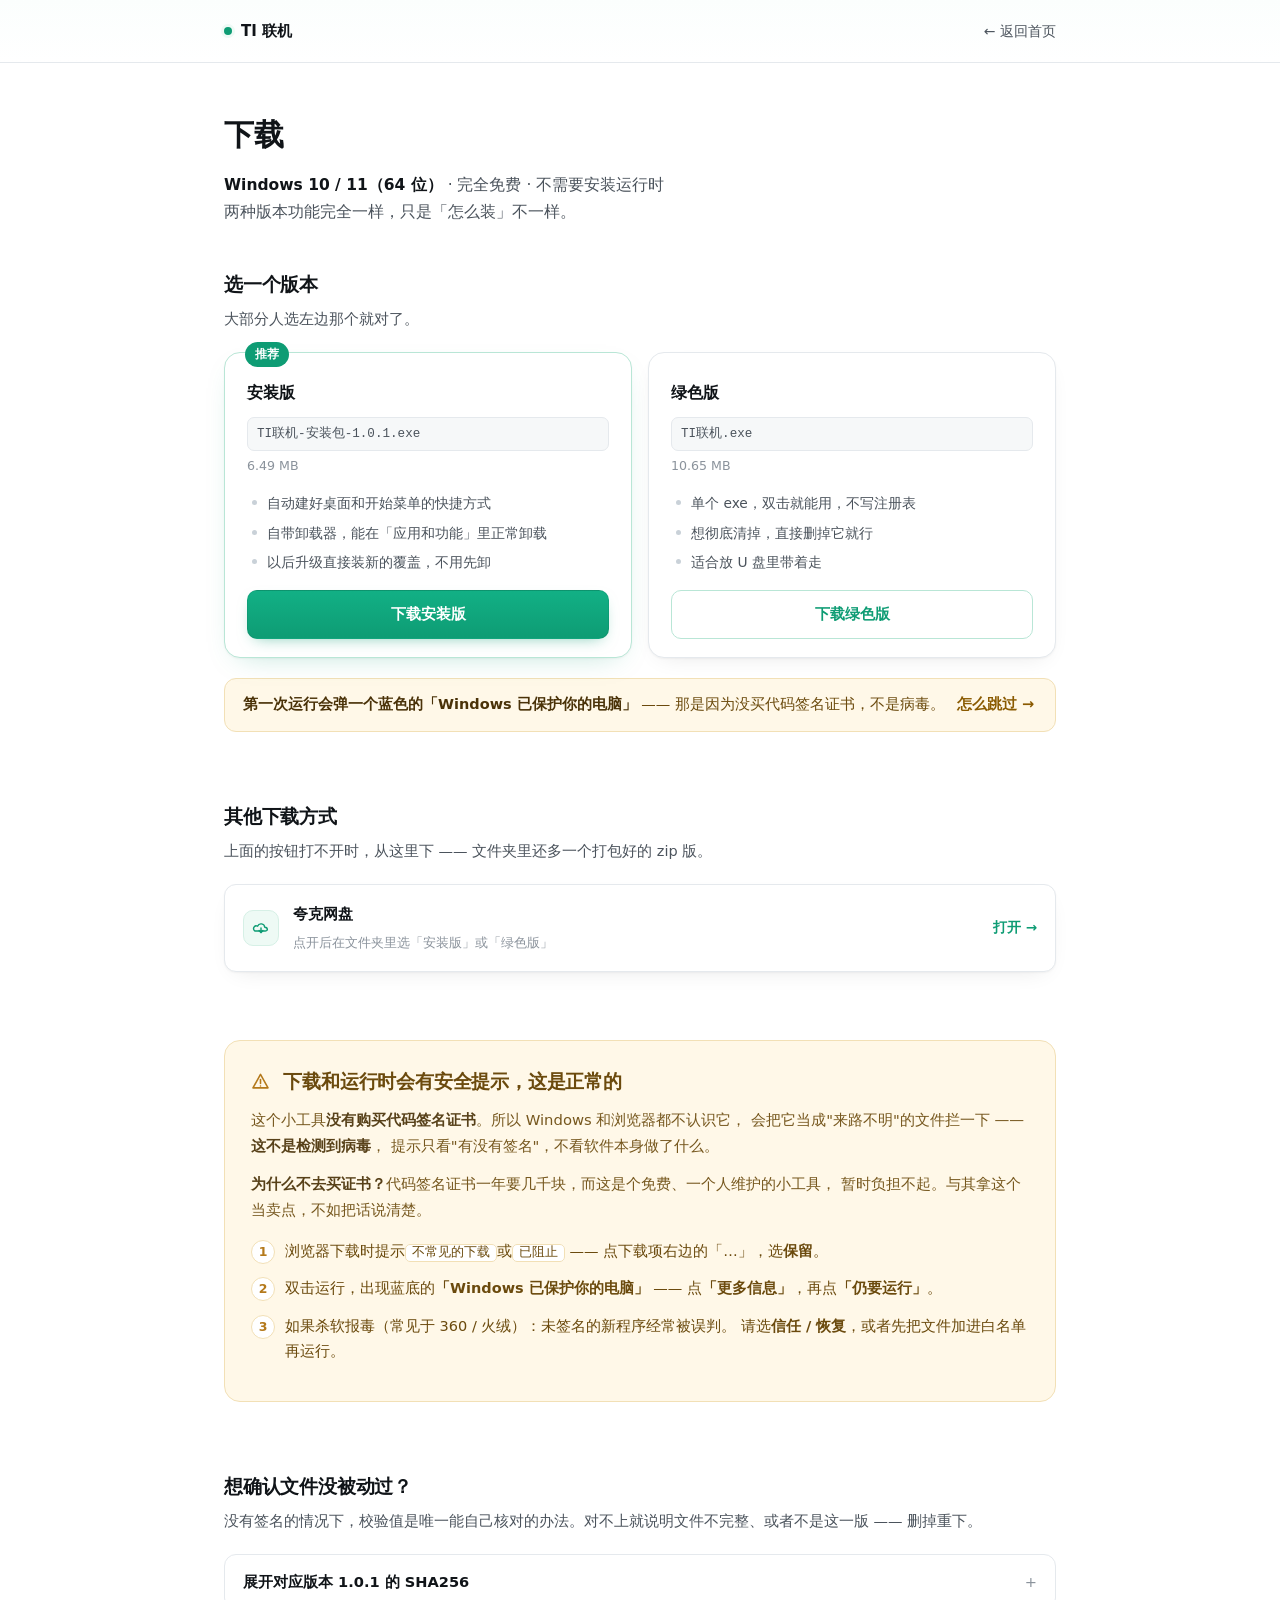
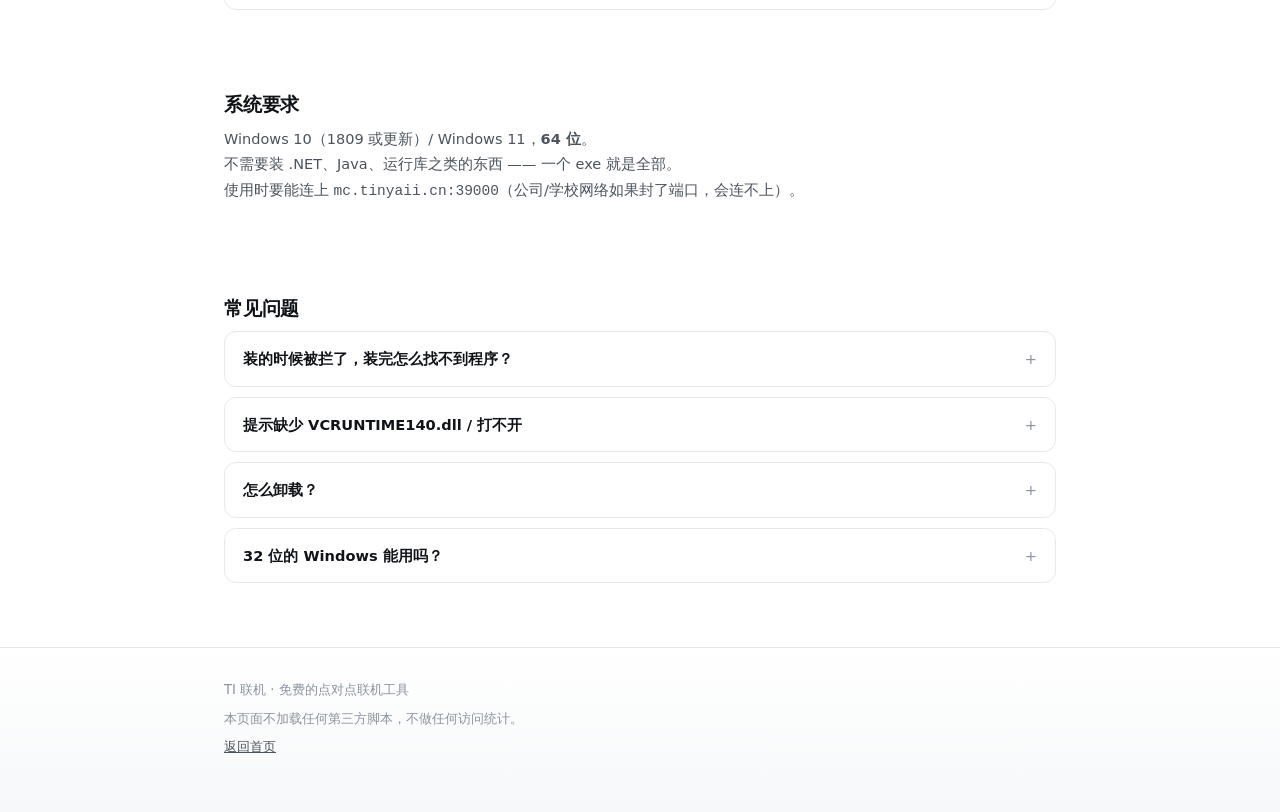
<file: site/download.html>
<!DOCTYPE html>
<html lang="zh-CN">
<head>
<meta charset="utf-8">
<meta name="viewport" content="width=device-width, initial-scale=1">
<title>下载 · TI 联机</title>
<meta name="description" content="下载 TI 联机：Windows 10/11 64 位，完全免费。推荐安装版。">

<!--
  这一页的规矩跟 index.html 一样（别破）：
    · 不放任何第三方脚本、统计代码、字体外链 ✓
    · 图标一律内联 SVG ✓
    · 配色/排版跟 index.html 是**同一套** —— 改主题色要两个文件一起改 ✗

  ⚠️ 硬编码在页面里的东西，换版本时必须一起改：
    · 版本号 1.0.1、两个文件名、文件大小、SHA256（`<details>` 里那两串）
    漏一个就会出现"页面上写着 1.0.1，网盘里已经是 1.0.2" ✗
-->

<style>
  :root {
    --fg: #101418;
    --fg2: #4b535c;
    --hint: #8b939c;
    --line: #e5e9ed;
    --soft: #f6f8f9;
    --accent: #0e9c74;
    --accent-2: #12b085;
    --accent-soft: #eefaf5;
    --warn: #b4791b;
    --warn-soft: #fff8e8;
    --warn-line: #f2e0b6;
    --radius: 16px;
    --shadow: 0 1px 2px rgba(16, 20, 24, .04), 0 8px 24px -12px rgba(16, 20, 24, .12);
  }
  * { box-sizing: border-box; }

  body {
    margin: 0;
    font-family: system-ui, -apple-system, "Segoe UI", "Microsoft YaHei", sans-serif;
    color: var(--fg);
    background: #fff;
    line-height: 1.75;
    -webkit-font-smoothing: antialiased;
  }
  .wrap { max-width: 880px; margin: 0 auto; padding: 0 24px; }

  /* ── 顶栏 ─────────────────────────────────────── */
  .top {
    border-bottom: 1px solid var(--line);
    background: linear-gradient(180deg, #fbfefd, #fff);
  }
  .top .wrap {
    display: flex; align-items: center; justify-content: space-between;
    height: 62px;
  }
  .brand {
    display: inline-flex; align-items: center; gap: 9px;
    text-decoration: none; color: var(--fg);
    font-weight: 650; font-size: 15px;
  }
  .brand .dot {
    width: 8px; height: 8px; border-radius: 50%;
    background: var(--accent); box-shadow: 0 0 0 3px var(--accent-soft);
  }
  .back { font-size: 14px; color: var(--fg2); text-decoration: none; }
  .back:hover { color: var(--accent); }

  /* ── 标题区 ───────────────────────────────────── */
  .head { padding: 46px 0 8px; }
  h1 { font-size: 30px; margin: 0 0 10px; font-weight: 700; letter-spacing: -.4px; }
  .lead { color: var(--fg2); font-size: 15.5px; margin: 0; }
  .lead b { color: var(--fg); font-weight: 600; }

  section { padding: 34px 0; }
  h2 {
    font-size: 19px; margin: 0 0 6px; font-weight: 650; letter-spacing: -.2px;
  }
  .sub { color: var(--fg2); font-size: 14.5px; margin: 0 0 20px; }
  p { margin: 0 0 12px; color: var(--fg2); font-size: 14.8px; }

  /* ── 版本卡 ───────────────────────────────────── */
  .vers { display: grid; gap: 16px; grid-template-columns: 1fr 1fr; }
  @media (max-width: 700px) { .vers { grid-template-columns: 1fr; } }

  .ver {
    position: relative;
    background: #fff; border: 1px solid var(--line);
    border-radius: var(--radius); padding: 22px 22px 18px;
    box-shadow: var(--shadow);
  }
  /* 推荐那个用主色描边 + 角标，**不用**放大或阴影对比 —— 两个都很好用，
     只是大部分人装安装版更省事 ✓ */
  .ver.rec { border-color: #b9e6d6; box-shadow: 0 1px 2px rgba(16,20,24,.04), 0 10px 28px -16px rgba(14,156,116,.35); }
  .ver.rec::after {
    content: "推荐";
    position: absolute; top: -11px; left: 20px;
    background: var(--accent); color: #fff;
    font-size: 12px; font-weight: 600; letter-spacing: .2px;
    padding: 2px 10px; border-radius: 999px;
  }
  .ver h3 { font-size: 16px; margin: 4px 0 4px; font-weight: 650; }
  .file {
    font-family: ui-monospace, SFMono-Regular, Menlo, Consolas, monospace;
    font-size: 12.6px; color: var(--fg2);
    background: var(--soft); border: 1px solid var(--line);
    border-radius: 7px; padding: 5px 9px;
    display: block; margin: 10px 0 4px;
    overflow-wrap: anywhere;
  }
  .size { font-size: 12.6px; color: var(--hint); margin: 0 0 14px; }
  .ver ul { margin: 0; padding: 0; list-style: none; }
  .ver li {
    position: relative; padding-left: 20px;
    font-size: 13.8px; color: var(--fg2); margin-bottom: 5px;
  }
  .ver li::before {
    content: ""; position: absolute; left: 5px; top: 9px;
    width: 5px; height: 5px; border-radius: 50%; background: #c9d1d8;
  }

  /* 版本卡里的下载按钮：主推那个用实心，另一个用描边 */
  .dl {
    display: block; text-align: center; text-decoration: none;
    margin-top: 16px; padding: 11px 16px; border-radius: 10px;
    font-size: 14.5px; font-weight: 600;
    background: linear-gradient(180deg, var(--accent-2), var(--accent));
    color: #fff; border: 1px solid rgba(0, 0, 0, .06);
    box-shadow: 0 6px 16px -8px rgba(14, 156, 116, .6);
    transition: transform .12s, box-shadow .12s;
  }
  .dl:hover { transform: translateY(-1px); box-shadow: 0 10px 22px -10px rgba(14, 156, 116, .65); }
  .dl.ghost {
    background: #fff; color: var(--accent);
    border: 1px solid #b9e6d6; box-shadow: none;
  }
  .dl.ghost:hover { background: var(--accent-soft); box-shadow: none; }

  /* ── 渠道 ─────────────────────────────────────── */
  .chans { display: grid; gap: 12px; }
  .chan {
    display: flex; align-items: center; gap: 14px;
    padding: 15px 18px;
    background: #fff; border: 1px solid var(--line);
    border-radius: 12px; text-decoration: none; color: var(--fg);
    box-shadow: var(--shadow);
    transition: border-color .14s, transform .14s;
  }
  .chan:hover { border-color: #b9e6d6; transform: translateY(-1px); }
  .chan .ico {
    flex: 0 0 auto; width: 36px; height: 36px; border-radius: 10px;
    display: flex; align-items: center; justify-content: center;
    background: var(--accent-soft); border: 1px solid #d6f0e6;
  }
  .chan .ico svg { width: 18px; height: 18px; stroke: var(--accent); fill: none; stroke-width: 1.9; stroke-linecap: round; stroke-linejoin: round; }
  .chan .txt { flex: 1; min-width: 0; }
  .chan .name { font-weight: 600; font-size: 14.8px; }
  .chan .meta { font-size: 12.8px; color: var(--hint); }
  .chan .go { color: var(--accent); font-size: 13.5px; font-weight: 600; white-space: nowrap; }

  /* 下载按钮正下方那条**一句话**提示（2026-10-19 加）。
     🩸 详细的三步说明本来就有（下面 #warn 那节），但它在页面第 4 屏 ——
        很多人点了下载、被蓝框拦住、回来根本翻不到 ✗
     ⇒ 这儿只放一句「会弹框、不是病毒」+ 一个锚点过去，
        三步骤**不在这里重抄一遍**（两处写就会分叉）✓ */
  .dlhint {
    display: flex; align-items: baseline; gap: 12px; flex-wrap: wrap;
    margin: 20px 0 0; padding: 13px 18px;
    background: var(--warn-soft); border: 1px solid var(--warn-line);
    border-radius: 12px;
    font-size: 14.5px; color: #6b4a0d;
  }
  .dlhint b { color: #4a3208; }
  .dlhint a {
    color: #8a5a00; font-weight: 700; text-decoration: none;
    white-space: nowrap;
  }
  .dlhint a:hover { text-decoration: underline; }

  /* ── 提示框（没签名这件事，要显眼但不能像报错）── */
  .warn {
    background: var(--warn-soft);
    border: 1px solid var(--warn-line);
    border-radius: var(--radius);
    padding: 24px 26px;
  }
  .warn h2 { color: #6b4a0d; }
  .warn h2 .ico2 { vertical-align: -3px; margin-right: 7px; }
  .warn h2 .ico2 svg { width: 19px; height: 19px; stroke: var(--warn); fill: none; stroke-width: 2; stroke-linecap: round; stroke-linejoin: round; }
  .warn p { color: #6b4a0d; opacity: .92; }
  .warn p b { color: #4a3208; }
  .steps { counter-reset: w; margin: 16px 0 0; padding: 0; list-style: none; }
  .steps li {
    counter-increment: w; position: relative;
    padding: 0 0 0 34px; margin-bottom: 12px;
    font-size: 14.5px; color: #6b4a0d;
  }
  .steps li::before {
    content: counter(w);
    position: absolute; left: 0; top: 1px;
    width: 22px; height: 22px; border-radius: 50%;
    background: #fff; border: 1px solid var(--warn-line);
    color: var(--warn); font-size: 12.5px; font-weight: 700;
    display: flex; align-items: center; justify-content: center;
  }
  .steps code, .warn code {
    background: #fff; border: 1px solid var(--warn-line);
    padding: 1px 6px; border-radius: 5px;
    font-family: ui-monospace, Consolas, monospace; font-size: 12.6px;
  }

  /* ── 常见问题 ─────────────────────────────────── */
  details {
    border: 1px solid var(--line); border-radius: 12px;
    padding: 14px 18px; margin-bottom: 10px; background: #fff;
  }
  details[open] { box-shadow: var(--shadow); }
  summary {
    cursor: pointer; font-weight: 600; font-size: 14.6px;
    list-style: none; display: flex; justify-content: space-between; gap: 12px;
  }
  summary::-webkit-details-marker { display: none; }
  summary::after { content: "+"; color: var(--hint); font-weight: 400; }
  details[open] summary::after { content: "−"; }
  details p { margin: 12px 0 0; font-size: 14.2px; }

  .hash {
    font-family: ui-monospace, SFMono-Regular, Menlo, Consolas, monospace;
    font-size: 12.2px; color: var(--fg2);
    background: var(--soft); border: 1px solid var(--line);
    border-radius: 7px; padding: 9px 11px; margin: 8px 0 14px;
    overflow-wrap: anywhere; user-select: all;
  }
  .hash b { color: var(--fg); font-weight: 600; font-family: inherit; display: block; margin-bottom: 3px; }

  footer {
    border-top: 1px solid var(--line);
    background: linear-gradient(180deg, #fff, var(--soft));
    padding: 30px 0 50px; margin-top: 20px;
  }
  footer p { font-size: 13.2px; color: var(--hint); margin: 0 0 5px; }
  footer a { color: var(--fg2); }
</style>
</head>
<body>

<div class="top">
  <div class="wrap">
    <a class="brand" href="index.html"><span class="dot"></span>TI 联机</a>
    <a class="back" href="index.html">← 返回首页</a>
  </div>
</div>

<div class="wrap">
  <div class="head">
    <h1>下载</h1>
    <p class="lead">
      <b>Windows 10 / 11（64 位）</b> · 完全免费 · 不需要安装运行时<br>
      两种版本功能完全一样，只是「怎么装」不一样。
    </p>
  </div>

  <!-- ══════════ 版本 ══════════ -->
  <section>
    <h2>选一个版本</h2>
    <p class="sub">大部分人选左边那个就对了。</p>

    <div class="vers">
      <div class="ver rec">
        <h3>安装版</h3>
        <span class="file">TI联机-安装包-1.0.1.exe</span>
        <p class="size">6.49 MB</p>
        <ul>
          <li>自动建好桌面和开始菜单的快捷方式</li>
          <li>自带卸载器，能在「应用和功能」里正常卸载</li>
          <li>以后升级直接装新的覆盖，不用先卸</li>
        </ul>
        <a class="dl" href="https://links.8uid.com/d/sgqiesyzod56">下载安装版</a>
      </div>

      <div class="ver">
        <h3>绿色版</h3>
        <span class="file">TI联机.exe</span>
        <p class="size">10.65 MB</p>
        <ul>
          <li>单个 exe，双击就能用，不写注册表</li>
          <li>想彻底清掉，直接删掉它就行</li>
          <li>适合放 U 盘里带着走</li>
        </ul>
        <a class="dl ghost" href="https://links.8uid.com/d/mhhmjzdmlydf">下载绿色版</a>
      </div>
    </div>

    <!-- 就在下载按钮下面：点了下载、被蓝框拦住的人，回来第一眼能看见 ✓ -->
    <p class="dlhint">
      <span><b>第一次运行会弹一个蓝色的「Windows 已保护你的电脑」</b> ——
        那是因为没买代码签名证书，不是病毒。</span>
      <a href="#warn">怎么跳过 →</a>
    </p>
  </section>

  <!-- ══════════ 渠道 ══════════ -->
  <section>
    <h2>其他下载方式</h2>
    <p class="sub">上面的按钮打不开时，从这里下 —— 文件夹里还多一个打包好的 zip 版。</p>

    <div class="chans">
      <a class="chan" href="https://pan.quark.cn/s/40f876a211f3" target="_blank" rel="noopener noreferrer">
        <span class="ico">
          <svg viewBox="0 0 24 24"><path d="M20.5 14.5a3.5 3.5 0 0 0-3.5-3.5 5 5 0 0 0-9.6-1.4A3.6 3.6 0 0 0 4 16h13a3.5 3.5 0 0 0 3.5-1.5Z"/><path d="M12 12v6"/><path d="m9.5 15.5 2.5 2.5 2.5-2.5"/></svg>
        </span>
        <span class="txt">
          <span class="name">夸克网盘</span><br>
          <span class="meta">点开后在文件夹里选「安装版」或「绿色版」</span>
        </span>
        <span class="go">打开 →</span>
      </a>

      <!-- 以后加渠道就照着上面这块复制一份，换掉 href / 名字 / 说明 ✓ -->
    </div>
  </section>

  <!-- ══════════ 安全提示（重点） ══════════ -->
  <!-- id="warn" 是上面那条 .dlhint 的锚点，别删 ✓ -->
  <section id="warn">
    <div class="warn">
      <h2>
        <span class="ico2"><svg viewBox="0 0 24 24"><path d="M12 3 2.5 20h19z"/><path d="M12 9.5v5"/><path d="M12 17.6v.1"/></svg></span>
        下载和运行时会有安全提示，这是正常的
      </h2>
      <p>
        这个小工具<b>没有购买代码签名证书</b>。所以 Windows 和浏览器都不认识它，
        会把它当成"来路不明"的文件拦一下 —— <b>这不是检测到病毒</b>，
        提示只看"有没有签名"，不看软件本身做了什么。
      </p>
      <p>
        <b>为什么不去买证书？</b>代码签名证书一年要几千块，而这是个免费、一个人维护的小工具，
        暂时负担不起。与其拿这个当卖点，不如把话说清楚。
      </p>

      <ol class="steps">
        <li>
          浏览器下载时提示<code>不常见的下载</code>或<code>已阻止</code> ——
          点下载项右边的「…」，选<b>保留</b>。
        </li>
        <li>
          双击运行，出现蓝底的<b>「Windows 已保护你的电脑」</b> ——
          点<b>「更多信息」</b>，再点<b>「仍要运行」</b>。
        </li>
        <li>
          如果杀软报毒（常见于 360 / 火绒）：未签名的新程序经常被误判。
          请选<b>信任 / 恢复</b>，或者先把文件加进白名单再运行。
        </li>
      </ol>
    </div>
  </section>

  <!-- ══════════ 校验 ══════════ -->
  <section>
    <h2>想确认文件没被动过？</h2>
    <p class="sub">
      没有签名的情况下，校验值是唯一能自己核对的办法。对不上就说明文件不完整、或者不是这一版 ——
      删掉重下。
    </p>
    <details>
      <summary>展开对应版本 1.0.1 的 SHA256</summary>
      <p>Windows 上在文件所在目录打开 PowerShell，运行 <code>Get-FileHash 文件名 -Algorithm SHA256</code>，对比下面这串。</p>
      <div class="hash"><b>TI联机-安装包-1.0.1.exe</b>fdd2252e1f95b423e06a99f9ffb586bfe91bfaf641354e0be4fe89a34a37d111</div>
      <div class="hash"><b>TI联机.exe</b>53b8c3d88ed6723e8888b1e3fae2d936b9cba4c4b69ec4c287874492af30a3b7</div>
      <div class="hash"><b>TI联机.zip（夸克网盘里那个）</b>63593ee4fbb7a10e67dfc1f461c02824a3338c90760f5284b59cde1fa22e7f96</div>
    </details>
  </section>

  <!-- ══════════ 系统要求 / 常见问题 ══════════ -->
  <section>
    <h2>系统要求</h2>
    <p class="sub">
      Windows 10（1809 或更新）/ Windows 11，<b>64 位</b>。<br>
      不需要装 .NET、Java、运行库之类的东西 —— 一个 exe 就是全部。<br>
      使用时要能连上 <code>mc.tinyaii.cn:39000</code>（公司/学校网络如果封了端口，会连不上）。
    </p>
  </section>

  <section>
    <h2>常见问题</h2>

    <details>
      <summary>装的时候被拦了，装完怎么找不到程序？</summary>
      <p>
        安装版会在桌面和开始菜单里建「TI 联机」。如果桌面没有，去开始菜单搜「TI 联机」；
        再不行就从安装目录直接双击 <code>TI联机.exe</code>。
      </p>
    </details>

    <details>
      <summary>提示缺少 VCRUNTIME140.dll / 打不开</summary>
      <p>
        这个程序是静态编译的，<b>不需要</b>额外运行库。真遇到这种提示，
        多半是下载不完整（文件被截断）—— 按上面的校验值核对一下，对不上就重下。
      </p>
    </details>

    <details>
      <summary>怎么卸载？</summary>
      <p>
        安装版：开始菜单 →「卸载 TI 联机」，或者「设置 → 应用 → 已安装的应用」里找到它卸载。<br>
        绿色版：直接删掉解压出来的文件夹。它在 <code>%AppData%\p2plink</code> 里存了登录状态和设置，
        想彻底清干净就一起删掉。
      </p>
    </details>

    <details>
      <summary>32 位的 Windows 能用吗？</summary>
      <p>不能，只提供 64 位版本。现在的 Windows 10/11 基本都是 64 位。</p>
    </details>
  </section>
</div>

<footer>
  <div class="wrap">
    <p>TI 联机 · 免费的点对点联机工具</p>
    <p>本页面不加载任何第三方脚本，不做任何访问统计。</p>
    <p><a href="index.html">返回首页</a></p>
  </div>
</footer>

</body>
</html>
</file>
